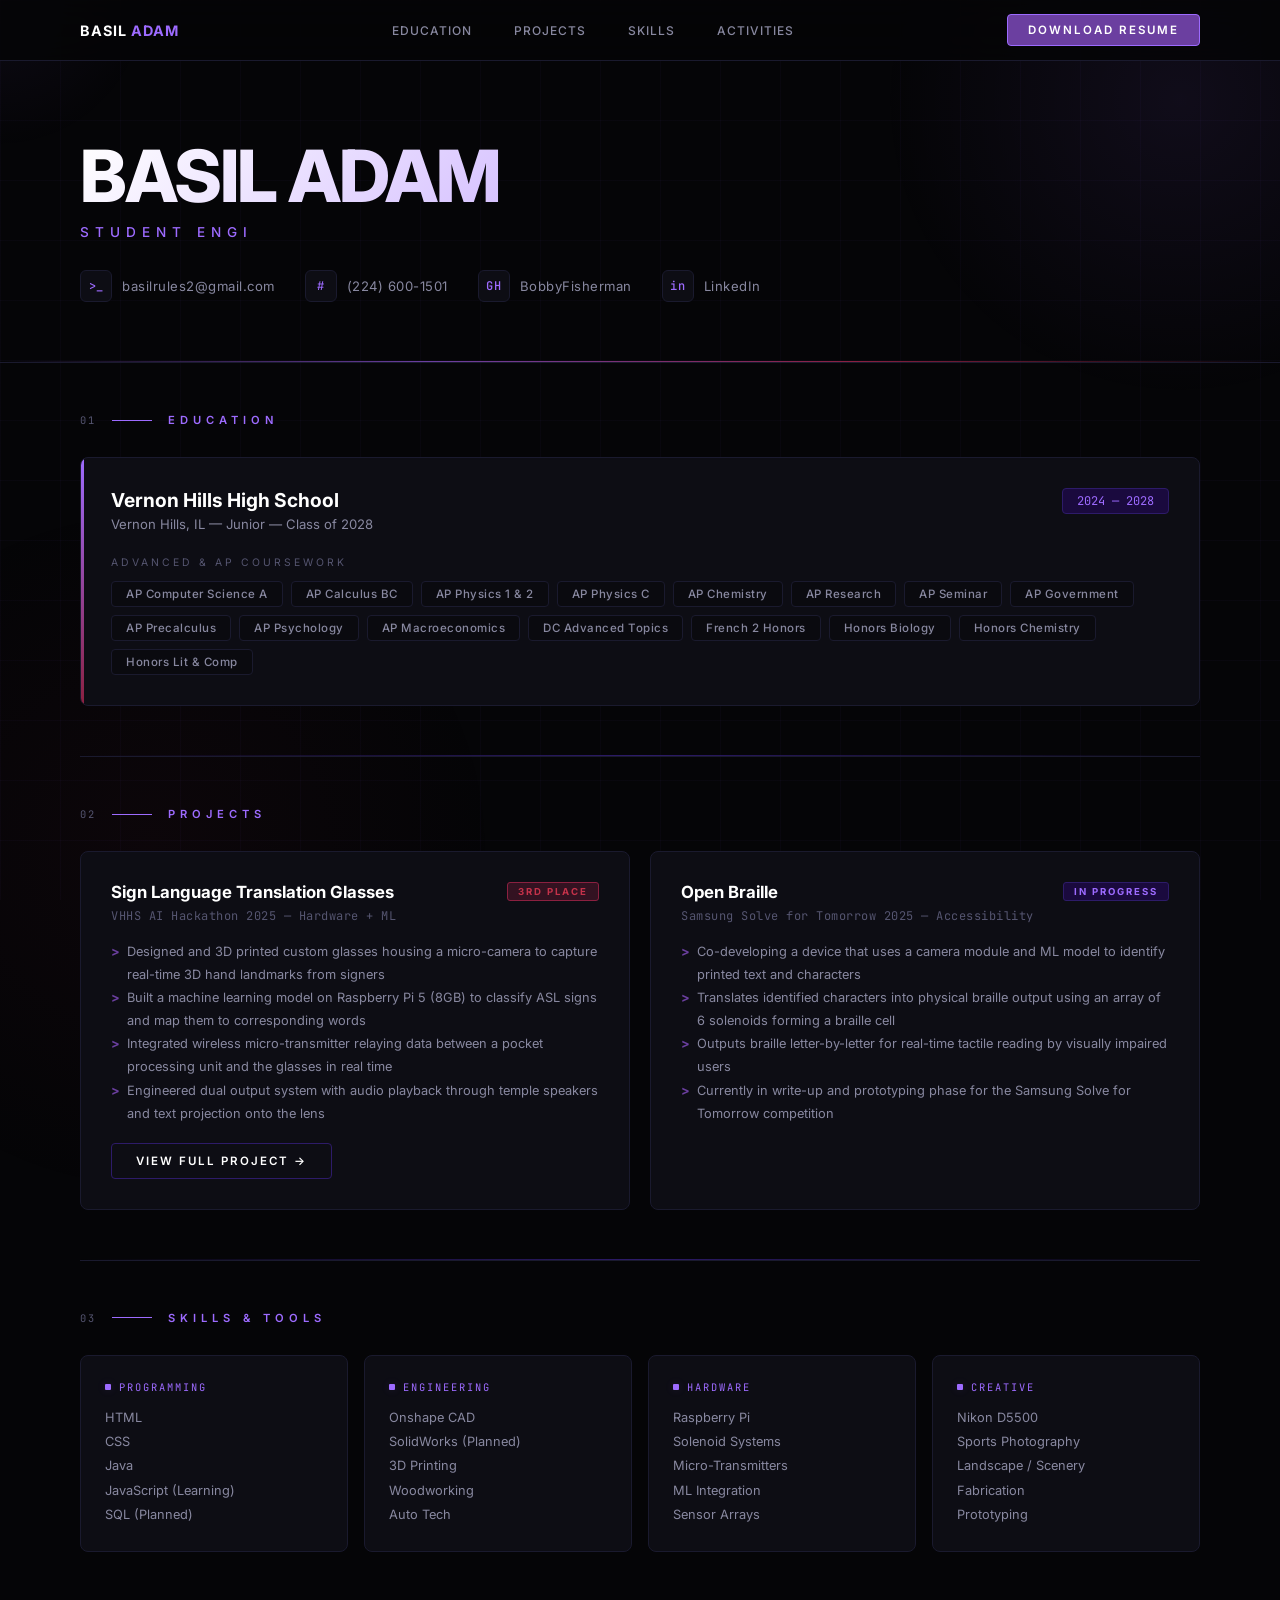
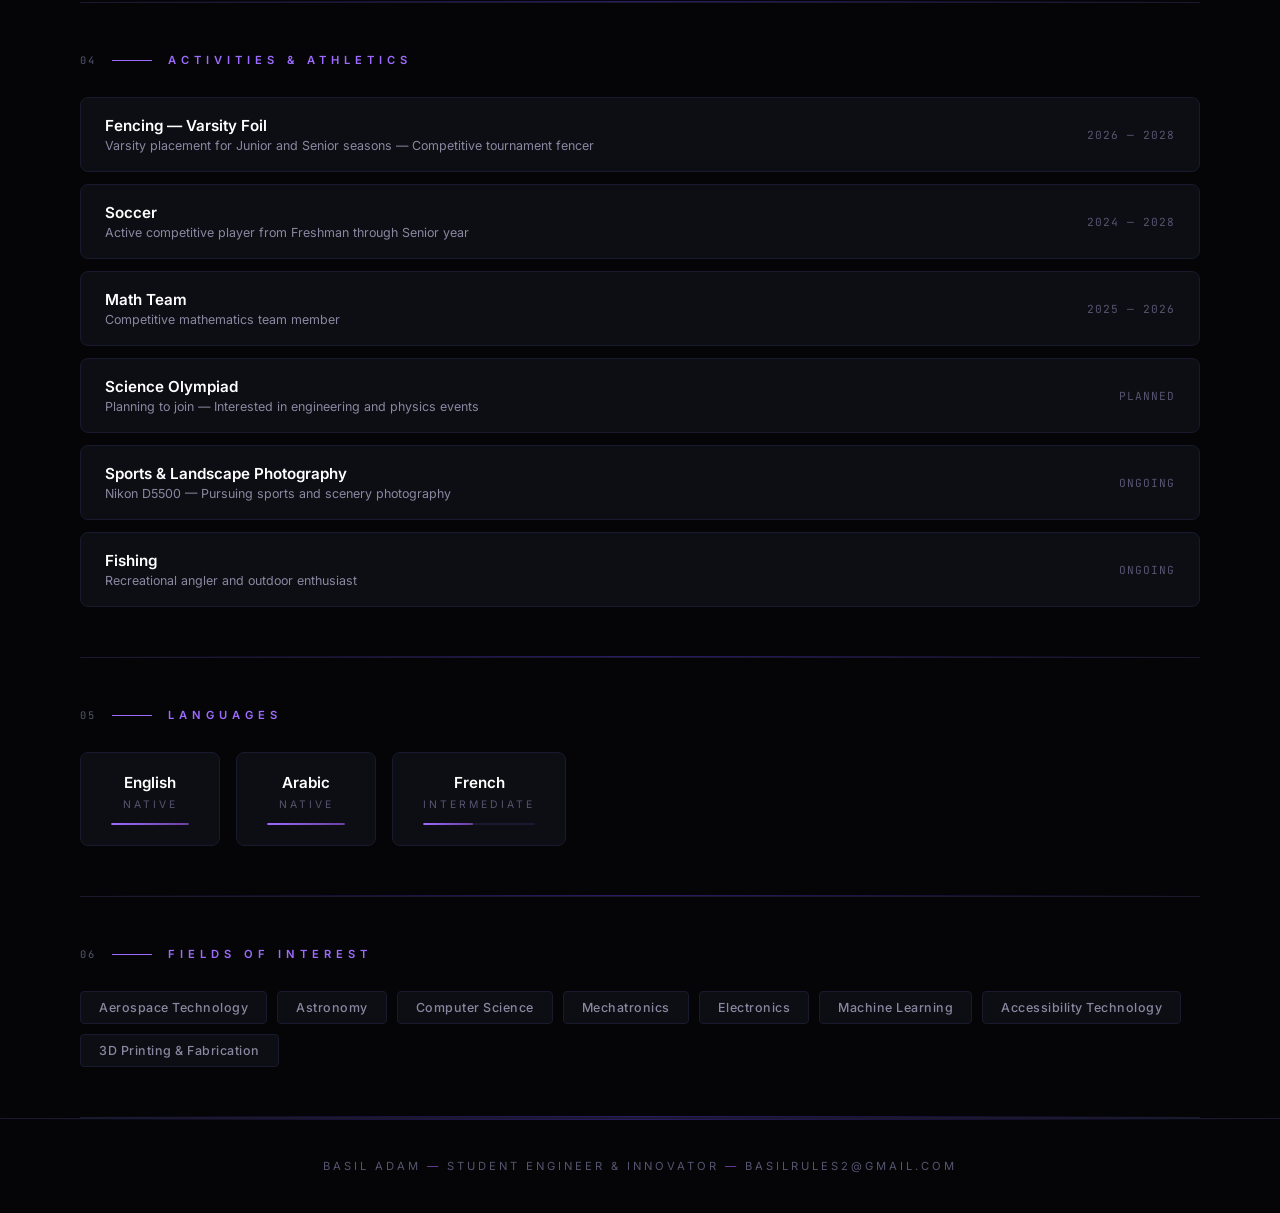
<file: index.html>
<!DOCTYPE html>
<html lang="en">
<head>
    <meta charset="UTF-8">
    <meta name="viewport" content="width=device-width, initial-scale=1.0">
    <title>Basil Adam - Resume</title>
    <link href="https://fonts.googleapis.com/css2?family=Inter:wght@300;400;500;600;700;800&family=JetBrains+Mono:wght@400;500&display=swap" rel="stylesheet">
    <link rel="stylesheet" href="./styles.css">
</head>
<body>

    <div class="ambient-glow-1"></div>
    <div class="ambient-glow-2"></div>
    <div class="cursor-glow" id="cursorGlow"></div>

    <!-- ═══════════════════ NAV ═══════════════════ -->
    <nav class="nav">
        <div class="nav-inner">
            <div class="nav-logo">BASIL <span>ADAM</span></div>
            <div class="nav-links">
                <a href="#education" class="nav-link">Education</a>
                <a href="#projects" class="nav-link">Projects</a>
                <a href="#skills" class="nav-link">Skills</a>
                <a href="#activities" class="nav-link">Activities</a>
            </div>
            <button class="nav-btn" id="downloadBtn">Download Resume</button>
        </div>
    </nav>

    <!-- ═══════════════════ SCREEN VERSION ═══════════════════ -->
    <div class="resume-page">

        <header class="header">
            <div class="header-content">
                <h1 class="name">BASIL ADAM</h1>
                <p class="tagline" id="tagline">Student Engineer & Innovator</p>
                <div class="contact-bar">
                    <a href="mailto:basilrules2@gmail.com" class="contact-item">
                        <span class="contact-icon">&gt;_</span>
                        basilrules2@gmail.com
                    </a>
                    <a href="tel:2246001501" class="contact-item">
                        <span class="contact-icon">#</span>
                        (224) 600-1501
                    </a>
                    <a href="https://github.com/BobbyFisherman" target="_blank" class="contact-item">
                        <span class="contact-icon">GH</span>
                        BobbyFisherman
                    </a>
                    <a href="https://www.linkedin.com/in/basil-adam-b751a03b7/" target="_blank" class="contact-item">
                        <span class="contact-icon">in</span>
                        LinkedIn
                    </a>
                </div>
            </div>
        </header>

        <div class="content">

            <!-- ═══════════════════ EDUCATION ═══════════════════ -->
            <section class="section" id="education">
                <div class="section-header">
                    <span class="section-number">01</span>
                    <div class="section-line"></div>
                    <h2 class="section-title">Education</h2>
                </div>
                <div class="edu-card">
                    <div class="edu-top">
                        <div>
                            <div class="school-name">Vernon Hills High School</div>
                            <div class="school-info">Vernon Hills, IL — Junior — Class of 2028</div>
                        </div>
                        <span class="school-date">2024 — 2028</span>
                    </div>
                    <div class="courses-label">Advanced & AP Coursework</div>
                    <div class="courses-grid">
                        <span class="course-tag">AP Computer Science A</span>
                        <span class="course-tag">AP Calculus BC</span>
                        <span class="course-tag">AP Physics 1 & 2</span>
                        <span class="course-tag">AP Physics C</span>
                        <span class="course-tag">AP Chemistry</span>
                        <span class="course-tag">AP Research</span>
                        <span class="course-tag">AP Seminar</span>
                        <span class="course-tag">AP Government</span>
                        <span class="course-tag">AP Precalculus</span>
                        <span class="course-tag">AP Psychology</span>
                        <span class="course-tag">AP Macroeconomics</span>
                        <span class="course-tag">DC Advanced Topics</span>
                        <span class="course-tag">French 2 Honors</span>
                        <span class="course-tag">Honors Biology</span>
                        <span class="course-tag">Honors Chemistry</span>
                        <span class="course-tag">Honors Lit & Comp</span>
                    </div>
                </div>
            </section>

            <!-- ═══════════════════ PROJECTS ═══════════════════ -->
            <section class="section" id="projects">
                <div class="section-header">
                    <span class="section-number">02</span>
                    <div class="section-line"></div>
                    <h2 class="section-title">Projects</h2>
                </div>
                <div class="projects-grid">
                    <div class="project-card">
                        <div class="project-top">
                            <span class="project-name">Sign Language Translation Glasses</span>
                            <span class="badge badge-award">3rd Place</span>
                        </div>
                        <div class="project-sub">VHHS AI Hackathon 2025 — Hardware + ML</div>
                        <ul>
                            <li>Designed and 3D printed custom glasses housing a micro-camera to capture real-time 3D hand landmarks from signers</li>
                            <li>Built a machine learning model on Raspberry Pi 5 (8GB) to classify ASL signs and map them to corresponding words</li>
                            <li>Integrated wireless micro-transmitter relaying data between a pocket processing unit and the glasses in real time</li>
                            <li>Engineered dual output system with audio playback through temple speakers and text projection onto the lens</li>
                        </ul>
                        <a href="./vision-voice/" style="display:inline-block;margin-top:18px;padding:10px 24px;font-size:0.72rem;color:#ffffff;background:#0d0d14;border:1px solid #2d1b69;border-radius:4px;letter-spacing:2px;text-transform:uppercase;font-weight:600;text-decoration:none;font-family:'Inter',sans-serif;transition:all 0.3s ease;" onmouseover="this.style.background='#1a0a3e';this.style.borderColor='#9d6bff';this.style.boxShadow='0 0 20px rgba(157,107,255,0.15)';this.style.color='#9d6bff'" onmouseout="this.style.background='#0d0d14';this.style.borderColor='#2d1b69';this.style.boxShadow='none';this.style.color='#ffffff'">View Full Project →</a>
                    </div>
                    <div class="project-card">
                        <div class="project-top">
                            <span class="project-name">Open Braille</span>
                            <span class="badge badge-progress">In Progress</span>
                        </div>
                        <div class="project-sub">Samsung Solve for Tomorrow 2025 — Accessibility</div>
                        <ul>
                            <li>Co-developing a device that uses a camera module and ML model to identify printed text and characters</li>
                            <li>Translates identified characters into physical braille output using an array of 6 solenoids forming a braille cell</li>
                            <li>Outputs braille letter-by-letter for real-time tactile reading by visually impaired users</li>
                            <li>Currently in write-up and prototyping phase for the Samsung Solve for Tomorrow competition</li>
                        </ul>
                    </div>
                </div>
            </section>

            <!-- ═══════════════════ SKILLS ═══════════════════ -->
            <section class="section" id="skills">
                <div class="section-header">
                    <span class="section-number">03</span>
                    <div class="section-line"></div>
                    <h2 class="section-title">Skills & Tools</h2>
                </div>
                <div class="skills-grid">
                    <div class="skill-card">
                        <div class="skill-icon">Programming</div>
                        <div class="skill-list">
                            HTML<br>CSS<br>Java<br>JavaScript (Learning)<br>SQL (Planned)
                        </div>
                    </div>
                    <div class="skill-card">
                        <div class="skill-icon">Engineering</div>
                        <div class="skill-list">
                            Onshape CAD<br>SolidWorks (Planned)<br>3D Printing<br>Woodworking<br>Auto Tech
                        </div>
                    </div>
                    <div class="skill-card">
                        <div class="skill-icon">Hardware</div>
                        <div class="skill-list">
                            Raspberry Pi<br>Solenoid Systems<br>Micro-Transmitters<br>ML Integration<br>Sensor Arrays
                        </div>
                    </div>
                    <div class="skill-card">
                        <div class="skill-icon">Creative</div>
                        <div class="skill-list">
                            Nikon D5500<br>Sports Photography<br>Landscape / Scenery<br>Fabrication<br>Prototyping
                        </div>
                    </div>
                </div>
            </section>

            <!-- ═══════════════════ ACTIVITIES ═══════════════════ -->
            <section class="section" id="activities">
                <div class="section-header">
                    <span class="section-number">04</span>
                    <div class="section-line"></div>
                    <h2 class="section-title">Activities & Athletics</h2>
                </div>
                <div class="activities-list">
                    <div class="activity-row">
                        <div class="activity-left">
                            <span class="activity-name">Fencing — Varsity Foil</span>
                            <span class="activity-desc">Varsity placement for Junior and Senior seasons — Competitive tournament fencer</span>
                        </div>
                        <span class="activity-date">2026 — 2028</span>
                    </div>
                    <div class="activity-row">
                        <div class="activity-left">
                            <span class="activity-name">Soccer</span>
                            <span class="activity-desc">Active competitive player from Freshman through Senior year</span>
                        </div>
                        <span class="activity-date">2024 — 2028</span>
                    </div>
                    <div class="activity-row">
                        <div class="activity-left">
                            <span class="activity-name">Math Team</span>
                            <span class="activity-desc">Competitive mathematics team member</span>
                        </div>
                        <span class="activity-date">2025 — 2026</span>
                    </div>
                    <div class="activity-row">
                        <div class="activity-left">
                            <span class="activity-name">Science Olympiad</span>
                            <span class="activity-desc">Planning to join — Interested in engineering and physics events</span>
                        </div>
                        <span class="activity-date">PLANNED</span>
                    </div>
                    <div class="activity-row">
                        <div class="activity-left">
                            <span class="activity-name">Sports & Landscape Photography</span>
                            <span class="activity-desc">Nikon D5500 — Pursuing sports and scenery photography</span>
                        </div>
                        <span class="activity-date">ONGOING</span>
                    </div>
                    <div class="activity-row">
                        <div class="activity-left">
                            <span class="activity-name">Fishing</span>
                            <span class="activity-desc">Recreational angler and outdoor enthusiast</span>
                        </div>
                        <span class="activity-date">ONGOING</span>
                    </div>
                </div>
            </section>

            <!-- ═══════════════════ LANGUAGES ═══════════════════ -->
            <section class="section" id="languages">
                <div class="section-header">
                    <span class="section-number">05</span>
                    <div class="section-line"></div>
                    <h2 class="section-title">Languages</h2>
                </div>
                <div class="lang-grid">
                    <div class="lang-card">
                        <div class="lang-name">English</div>
                        <div class="lang-level">Native</div>
                        <div class="lang-bar"><div class="lang-bar-fill" data-width="100"></div></div>
                    </div>
                    <div class="lang-card">
                        <div class="lang-name">Arabic</div>
                        <div class="lang-level">Native</div>
                        <div class="lang-bar"><div class="lang-bar-fill" data-width="100"></div></div>
                    </div>
                    <div class="lang-card">
                        <div class="lang-name">French</div>
                        <div class="lang-level">Intermediate</div>
                        <div class="lang-bar"><div class="lang-bar-fill" data-width="45"></div></div>
                    </div>
                </div>
            </section>

            <!-- ═══════════════════ INTERESTS ═══════════════════ -->
            <section class="section" id="interests">
                <div class="section-header">
                    <span class="section-number">06</span>
                    <div class="section-line"></div>
                    <h2 class="section-title">Fields of Interest</h2>
                </div>
                <div class="interests-grid">
                    <span class="interest-tag">Aerospace Technology</span>
                    <span class="interest-tag">Astronomy</span>
                    <span class="interest-tag">Computer Science</span>
                    <span class="interest-tag">Mechatronics</span>
                    <span class="interest-tag">Electronics</span>
                    <span class="interest-tag">Machine Learning</span>
                    <span class="interest-tag">Accessibility Technology</span>
                    <span class="interest-tag">3D Printing & Fabrication</span>
                </div>
            </section>

        </div>

        <footer class="footer">
            <p class="footer-text">
                Basil Adam <span>—</span> Student Engineer & Innovator <span>—</span> basilrules2@gmail.com
            </p>
        </footer>

    </div>

    <!-- ═══════════════════ PRINT RESUME VERSION ═══════════════════ -->
    <div class="print-resume">
        <div class="print-header">
            <div class="print-name">BASIL ADAM</div>
            <div class="print-tagline">Student Engineer & Innovator</div>
            <div class="print-contact">
                <span>basilrules2@gmail.com</span>
                <span>|</span>
                <span>(224) 600-1501</span>
                <span>|</span>
                <a href="https://github.com/BobbyFisherman">github.com/BobbyFisherman</a>
                <span>|</span>
                <a href="https://www.linkedin.com/in/basil-adam-b751a03b7/">LinkedIn</a>
            </div>
        </div>

        <div class="print-section">
            <div class="print-section-title">Education</div>
            <div class="print-edu-top">
                <div>
                    <div class="print-school">Vernon Hills High School</div>
                    <div class="print-school-info">Vernon Hills, IL — Junior — Class of 2028</div>
                </div>
                <div class="print-date">2024 — 2028</div>
            </div>
            <div class="print-courses">
                <strong>AP & Honors:</strong> AP Computer Science A, AP Calculus BC, AP Physics 1 & 2, AP Physics C, AP Chemistry, AP Research, AP Seminar, AP Government, AP Precalculus, AP Psychology, AP Macroeconomics, DC Advanced Topics, French 2 Honors, Honors Biology, Honors Chemistry, Honors Lit & Comp
            </div>
        </div>

        <div class="print-section">
            <div class="print-section-title">Projects</div>
            <div class="print-project">
                <div class="print-project-top">
                    <div class="print-project-name">Sign Language Translation Glasses</div>
                    <span class="print-badge print-badge-red">3rd Place</span>
                </div>
                <div class="print-project-sub">VHHS AI Hackathon 2025 — Hardware + Machine Learning</div>
                <ul>
                    <li>Designed and 3D printed custom glasses with micro-camera capturing real-time 3D hand landmarks</li>
                    <li>Built ML model on Raspberry Pi 5 (8GB) to classify ASL signs and map to words</li>
                    <li>Integrated wireless micro-transmitter relaying data between pocket unit and glasses</li>
                    <li>Dual output: audio via temple speakers and text projection onto lens display</li>
                </ul>
            </div>
            <div class="print-project">
                <div class="print-project-top">
                    <div class="print-project-name">Open Braille</div>
                    <span class="print-badge">In Progress</span>
                </div>
                <div class="print-project-sub">Samsung Solve for Tomorrow 2025 — Accessibility Technology</div>
                <ul>
                    <li>Co-developing device using camera module and ML model to identify printed text</li>
                    <li>Translates characters into braille using 6 solenoids forming a braille cell</li>
                    <li>Real-time letter-by-letter tactile output for visually impaired users</li>
                    <li>Currently in write-up and prototyping phase</li>
                </ul>
            </div>
        </div>

        <div class="print-section">
            <div class="print-section-title">Skills & Tools</div>
            <div class="print-skills-grid">
                <div>
                    <div class="print-skill-cat">Programming</div>
                    <div class="print-skill-items">HTML, CSS, Java<br>JavaScript (Learning)<br>SQL (Planned)</div>
                </div>
                <div>
                    <div class="print-skill-cat">Engineering</div>
                    <div class="print-skill-items">Onshape CAD<br>3D Printing<br>Woodworking, Auto Tech</div>
                </div>
                <div>
                    <div class="print-skill-cat">Hardware</div>
                    <div class="print-skill-items">Raspberry Pi<br>Solenoid Systems<br>Micro-Transmitters</div>
                </div>
                <div>
                    <div class="print-skill-cat">Creative</div>
                    <div class="print-skill-items">Nikon D5500<br>Sports Photography<br>Fabrication</div>
                </div>
            </div>
        </div>

        <div class="print-section">
            <div class="print-section-title">Activities & Athletics</div>
            <div class="print-activity">
                <div>
                    <div class="print-activity-name">Fencing — Varsity Foil</div>
                    <div class="print-activity-desc">Varsity placement — Competitive tournament fencer</div>
                </div>
                <div class="print-activity-date">2026 — 2028</div>
            </div>
            <div class="print-activity">
                <div>
                    <div class="print-activity-name">Soccer</div>
                    <div class="print-activity-desc">Competitive player, Freshman through Senior year</div>
                </div>
                <div class="print-activity-date">2024 — 2028</div>
            </div>
            <div class="print-activity">
                <div>
                    <div class="print-activity-name">Math Team</div>
                    <div class="print-activity-desc">Competitive mathematics team member</div>
                </div>
                <div class="print-activity-date">2025 — 2026</div>
            </div>
            <div class="print-activity">
                <div>
                    <div class="print-activity-name">Sports & Landscape Photography</div>
                    <div class="print-activity-desc">Nikon D5500 — Sports and scenery photography</div>
                </div>
                <div class="print-activity-date">Ongoing</div>
            </div>
        </div>

        <div class="print-section">
            <div class="print-section-title">Languages</div>
            <div class="print-lang-row">
                <div class="print-lang"><strong>English</strong> <span>— Native</span></div>
                <div class="print-lang"><strong>Arabic</strong> <span>— Native</span></div>
                <div class="print-lang"><strong>French</strong> <span>— Intermediate</span></div>
            </div>
        </div>

        <div class="print-section">
            <div class="print-section-title">Fields of Interest</div>
            <div class="print-interests">
                Aerospace Technology · Astronomy · Computer Science · Mechatronics · Electronics · Machine Learning · Accessibility Technology · 3D Printing & Fabrication
            </div>
        </div>
    </div>

    <script src="./script.js"></script>

</body>
</html>
</file>
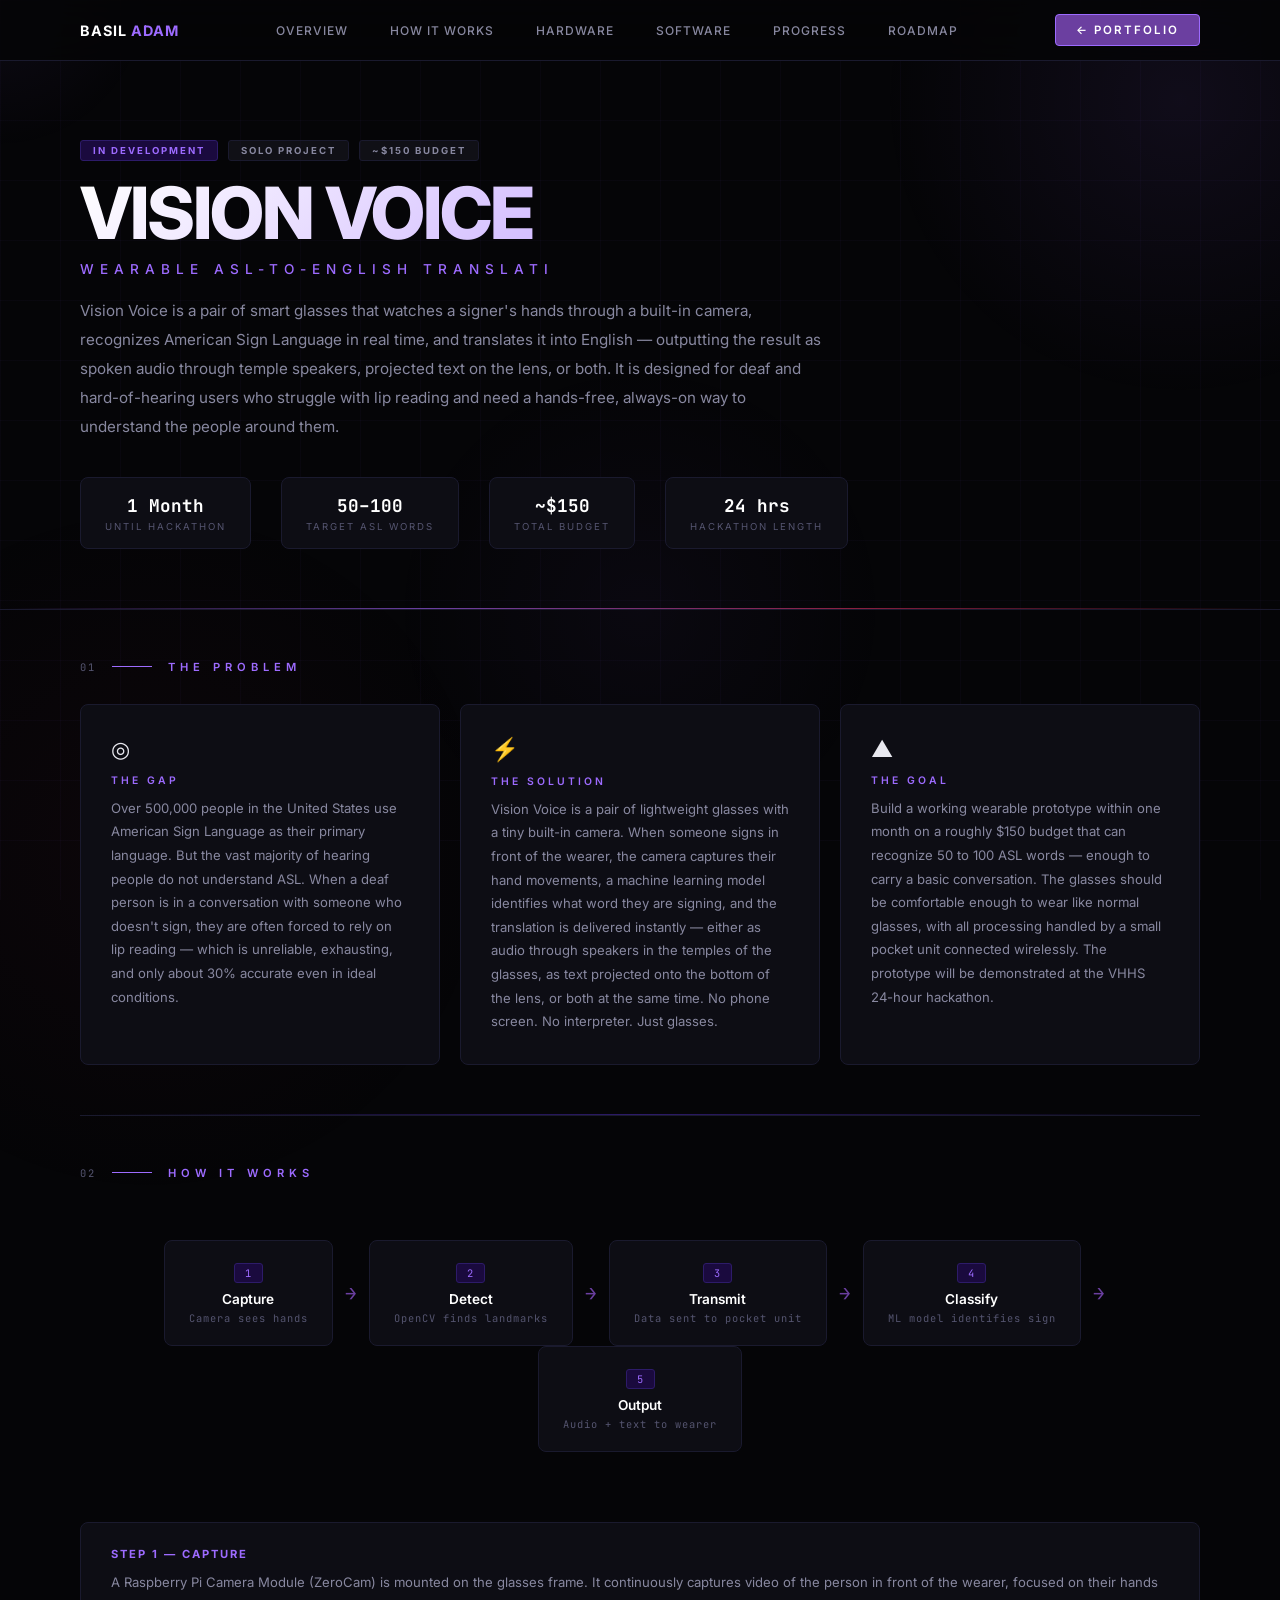
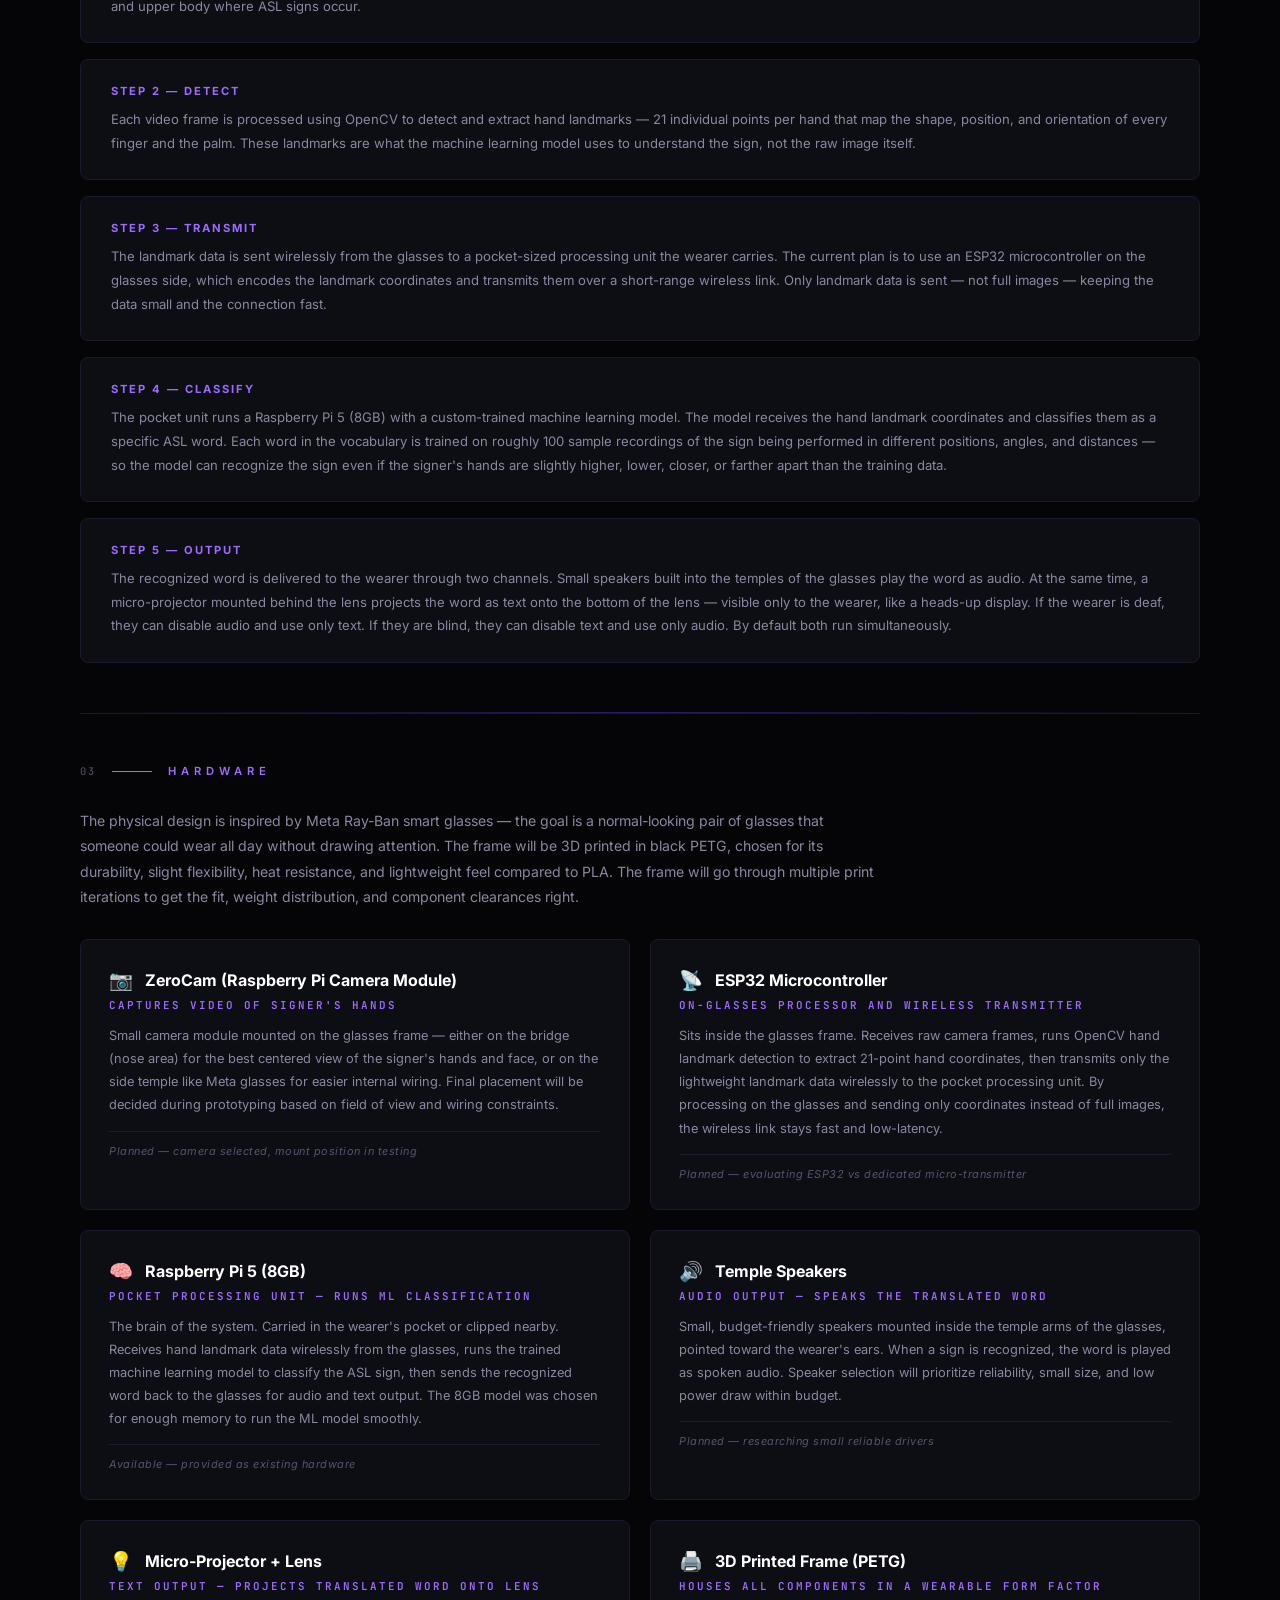
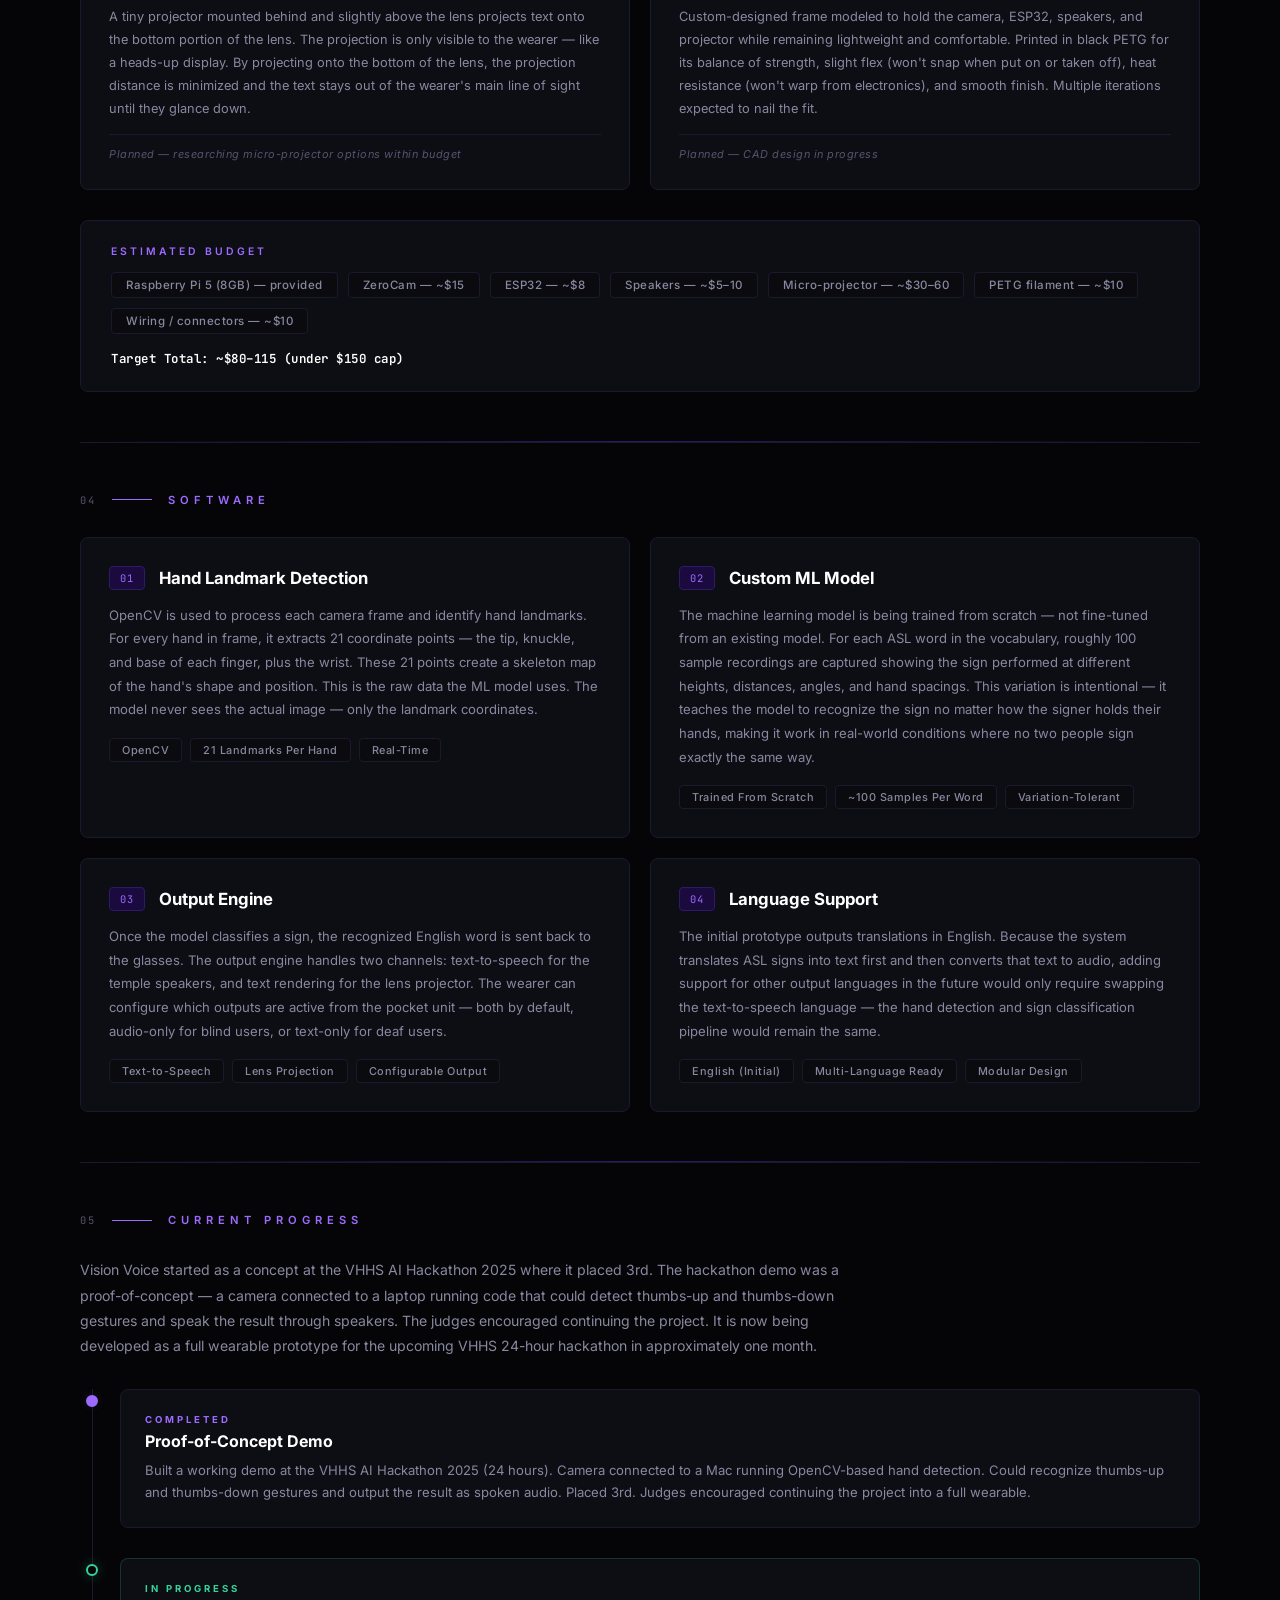
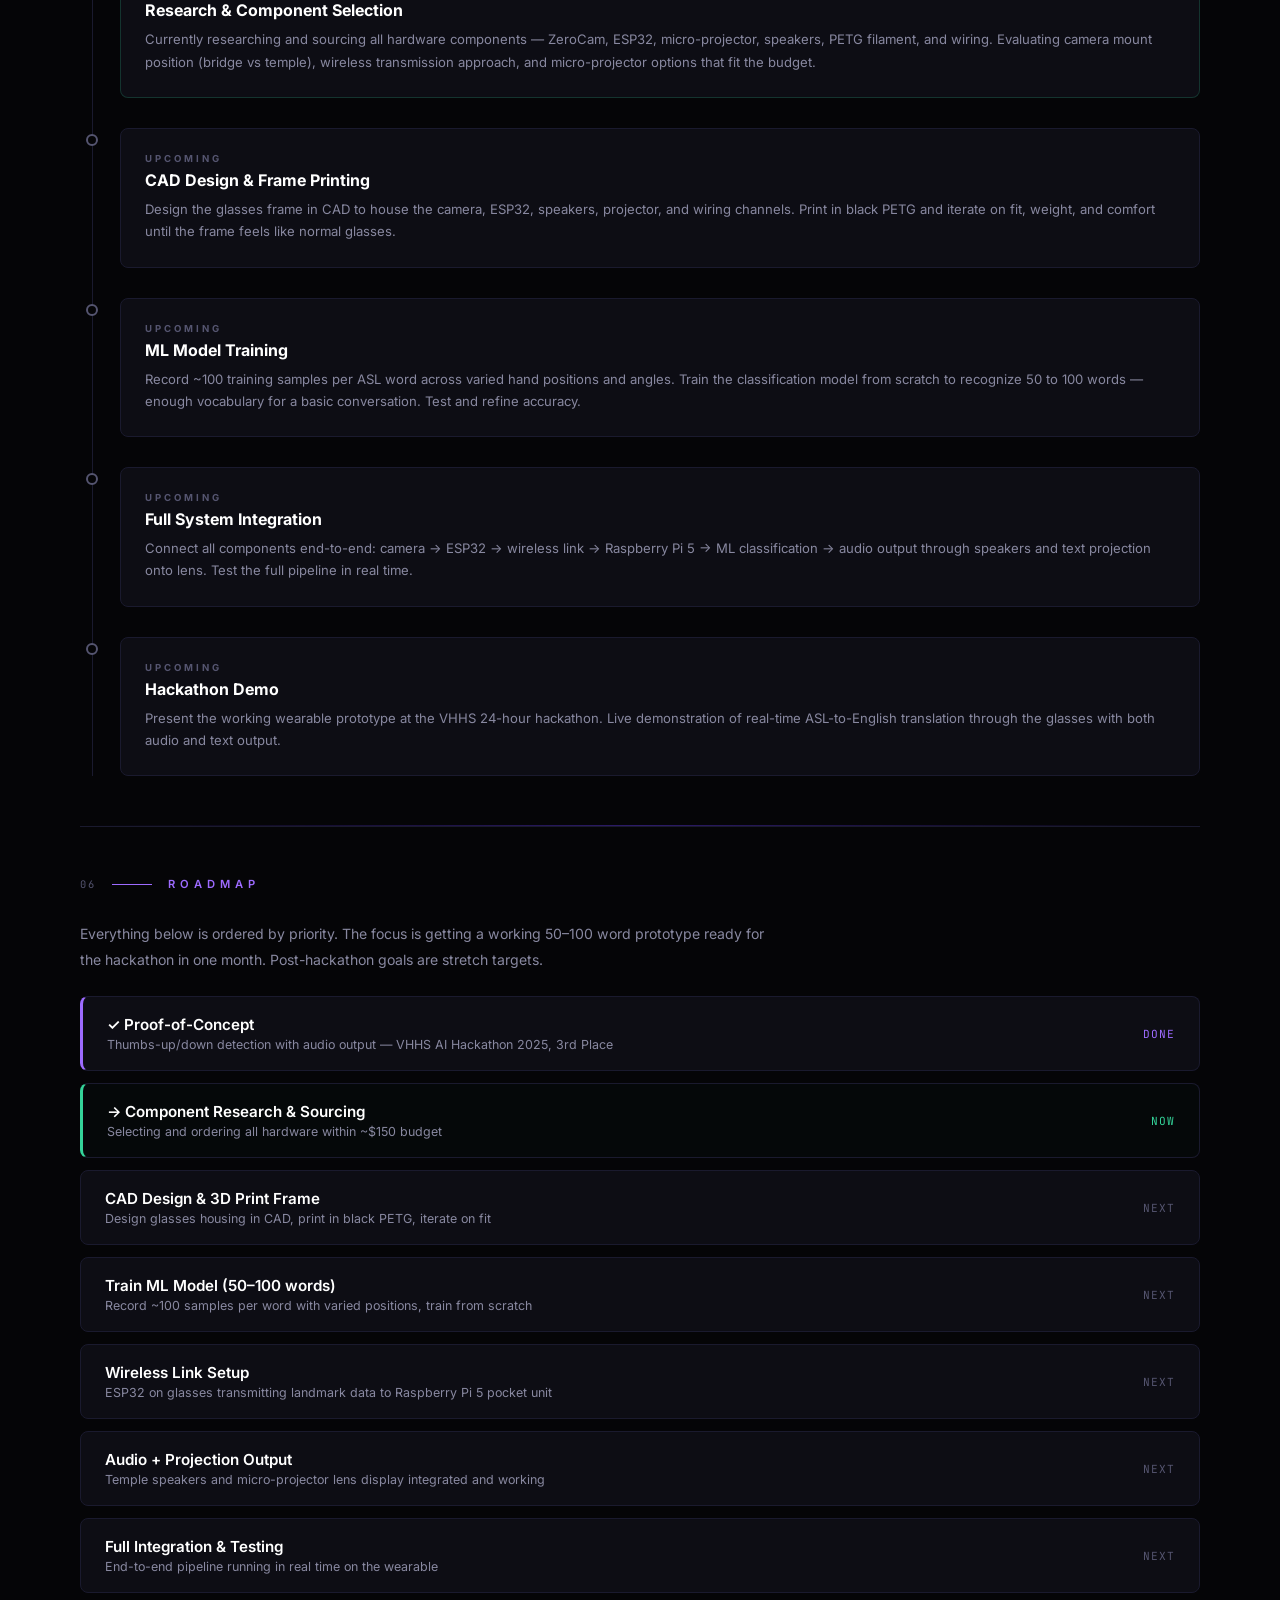
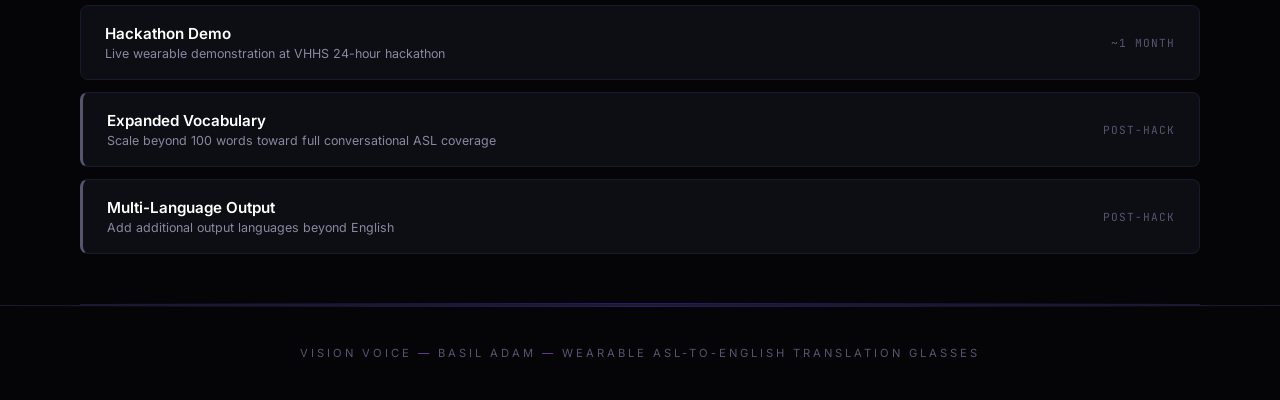
<file: vision-voice/index.html>
<!DOCTYPE html>
<html lang="en">
<head>
    <meta charset="UTF-8">
    <meta name="viewport" content="width=device-width, initial-scale=1.0">
    <title>Vision Voice — Basil Adam</title>
    <link href="https://fonts.googleapis.com/css2?family=Inter:wght@300;400;500;600;700;800&family=JetBrains+Mono:wght@400;500&display=swap" rel="stylesheet">
    <link rel="stylesheet" href="./styles.css">
</head>
<body>

    <div class="ambient-glow-1"></div>
    <div class="ambient-glow-2"></div>
    <div class="ambient-glow-3"></div>
    <div class="cursor-glow" id="cursorGlow"></div>

    <!-- ═══════════════════ NAV ═══════════════════ -->
    <nav class="nav">
        <div class="nav-inner">
            <a href="../" class="nav-logo">BASIL <span>ADAM</span></a>
            <div class="nav-links">
                <a href="#overview" class="nav-link">Overview</a>
                <a href="#how-it-works" class="nav-link">How It Works</a>
                <a href="#hardware" class="nav-link">Hardware</a>
                <a href="#software" class="nav-link">Software</a>
                <a href="#progress" class="nav-link">Progress</a>
                <a href="#roadmap" class="nav-link">Roadmap</a>
            </div>
            <a href="../" class="nav-btn">← Portfolio</a>
        </div>
    </nav>

    <!-- ═══════════════════ PAGE ═══════════════════ -->
    <div class="resume-page">

        <!-- ═══════════════════ HERO ═══════════════════ -->
        <header class="header">
            <div class="header-content">
                <div class="project-badge-row">
                    <span class="badge badge-progress">In Development</span>
                    <span class="badge badge-meta">Solo Project</span>
                    <span class="badge badge-meta">~$150 Budget</span>
                </div>
                <h1 class="name">VISION VOICE</h1>
                <p class="tagline" id="tagline">Wearable ASL-to-English Translation Glasses</p>
                <p class="hero-description">
                    Vision Voice is a pair of smart glasses that watches a signer's hands through a
                    built-in camera, recognizes American Sign Language in real time, and translates it
                    into English — outputting the result as spoken audio through temple speakers, projected
                    text on the lens, or both. It is designed for deaf and hard-of-hearing users who
                    struggle with lip reading and need a hands-free, always-on way to understand the
                    people around them.
                </p>
                <div class="hero-stats">
                    <div class="hero-stat">
                        <div class="hero-stat-value">1 Month</div>
                        <div class="hero-stat-label">Until Hackathon</div>
                    </div>
                    <div class="hero-stat">
                        <div class="hero-stat-value">50–100</div>
                        <div class="hero-stat-label">Target ASL Words</div>
                    </div>
                    <div class="hero-stat">
                        <div class="hero-stat-value">~$150</div>
                        <div class="hero-stat-label">Total Budget</div>
                    </div>
                    <div class="hero-stat">
                        <div class="hero-stat-value">24 hrs</div>
                        <div class="hero-stat-label">Hackathon Length</div>
                    </div>
                </div>
            </div>
        </header>

        <div class="content">

            <!-- ═══════════════════ OVERVIEW ═══════════════════ -->
            <section class="section" id="overview">
                <div class="section-header">
                    <span class="section-number">01</span>
                    <div class="section-line"></div>
                    <h2 class="section-title">The Problem</h2>
                </div>
                <div class="overview-grid">
                    <div class="overview-card">
                        <div class="overview-icon">◎</div>
                        <div class="overview-label">The Gap</div>
                        <div class="overview-text">
                            Over 500,000 people in the United States use American Sign Language as their
                            primary language. But the vast majority of hearing people do not understand ASL.
                            When a deaf person is in a conversation with someone who doesn't sign, they are
                            often forced to rely on lip reading — which is unreliable, exhausting, and only
                            about 30% accurate even in ideal conditions.
                        </div>
                    </div>
                    <div class="overview-card">
                        <div class="overview-icon">⚡</div>
                        <div class="overview-label">The Solution</div>
                        <div class="overview-text">
                            Vision Voice is a pair of lightweight glasses with a tiny built-in camera. When
                            someone signs in front of the wearer, the camera captures their hand movements,
                            a machine learning model identifies what word they are signing, and the translation
                            is delivered instantly — either as audio through speakers in the temples of the
                            glasses, as text projected onto the bottom of the lens, or both at the same time.
                            No phone screen. No interpreter. Just glasses.
                        </div>
                    </div>
                    <div class="overview-card">
                        <div class="overview-icon">▲</div>
                        <div class="overview-label">The Goal</div>
                        <div class="overview-text">
                            Build a working wearable prototype within one month on a roughly $150 budget
                            that can recognize 50 to 100 ASL words — enough to carry a basic conversation.
                            The glasses should be comfortable enough to wear like normal glasses, with all
                            processing handled by a small pocket unit connected wirelessly. The prototype
                            will be demonstrated at the VHHS 24-hour hackathon.
                        </div>
                    </div>
                </div>
            </section>

            <!-- ═══════════════════ HOW IT WORKS ═══════════════════ -->
            <section class="section" id="how-it-works">
                <div class="section-header">
                    <span class="section-number">02</span>
                    <div class="section-line"></div>
                    <h2 class="section-title">How It Works</h2>
                </div>

                <div class="pipeline">
                    <div class="pipeline-step">
                        <div class="pipeline-number">1</div>
                        <div class="pipeline-label">Capture</div>
                        <div class="pipeline-sub">Camera sees hands</div>
                    </div>
                    <div class="pipeline-arrow">→</div>
                    <div class="pipeline-step">
                        <div class="pipeline-number">2</div>
                        <div class="pipeline-label">Detect</div>
                        <div class="pipeline-sub">OpenCV finds landmarks</div>
                    </div>
                    <div class="pipeline-arrow">→</div>
                    <div class="pipeline-step">
                        <div class="pipeline-number">3</div>
                        <div class="pipeline-label">Transmit</div>
                        <div class="pipeline-sub">Data sent to pocket unit</div>
                    </div>
                    <div class="pipeline-arrow">→</div>
                    <div class="pipeline-step">
                        <div class="pipeline-number">4</div>
                        <div class="pipeline-label">Classify</div>
                        <div class="pipeline-sub">ML model identifies sign</div>
                    </div>
                    <div class="pipeline-arrow">→</div>
                    <div class="pipeline-step">
                        <div class="pipeline-number">5</div>
                        <div class="pipeline-label">Output</div>
                        <div class="pipeline-sub">Audio + text to wearer</div>
                    </div>
                </div>

                <div class="how-detail-grid">
                    <div class="how-detail-card">
                        <div class="how-detail-step">Step 1 — Capture</div>
                        <div class="how-detail-text">
                            A Raspberry Pi Camera Module (ZeroCam) is mounted on the glasses frame.
                            It continuously captures video of the person in front of the wearer,
                            focused on their hands and upper body where ASL signs occur.
                        </div>
                    </div>
                    <div class="how-detail-card">
                        <div class="how-detail-step">Step 2 — Detect</div>
                        <div class="how-detail-text">
                            Each video frame is processed using OpenCV to detect and extract hand
                            landmarks — 21 individual points per hand that map the shape, position,
                            and orientation of every finger and the palm. These landmarks are what the
                            machine learning model uses to understand the sign, not the raw image itself.
                        </div>
                    </div>
                    <div class="how-detail-card">
                        <div class="how-detail-step">Step 3 — Transmit</div>
                        <div class="how-detail-text">
                            The landmark data is sent wirelessly from the glasses to a pocket-sized
                            processing unit the wearer carries. The current plan is to use an ESP32
                            microcontroller on the glasses side, which encodes the landmark coordinates
                            and transmits them over a short-range wireless link. Only landmark data is
                            sent — not full images — keeping the data small and the connection fast.
                        </div>
                    </div>
                    <div class="how-detail-card">
                        <div class="how-detail-step">Step 4 — Classify</div>
                        <div class="how-detail-text">
                            The pocket unit runs a Raspberry Pi 5 (8GB) with a custom-trained machine
                            learning model. The model receives the hand landmark coordinates and classifies
                            them as a specific ASL word. Each word in the vocabulary is trained on roughly
                            100 sample recordings of the sign being performed in different positions, angles,
                            and distances — so the model can recognize the sign even if the signer's hands
                            are slightly higher, lower, closer, or farther apart than the training data.
                        </div>
                    </div>
                    <div class="how-detail-card">
                        <div class="how-detail-step">Step 5 — Output</div>
                        <div class="how-detail-text">
                            The recognized word is delivered to the wearer through two channels. Small
                            speakers built into the temples of the glasses play the word as audio. At the
                            same time, a micro-projector mounted behind the lens projects the word as text
                            onto the bottom of the lens — visible only to the wearer, like a heads-up display.
                            If the wearer is deaf, they can disable audio and use only text. If they are blind,
                            they can disable text and use only audio. By default both run simultaneously.
                        </div>
                    </div>
                </div>
            </section>

            <!-- ═══════════════════ HARDWARE ═══════════════════ -->
            <section class="section" id="hardware">
                <div class="section-header">
                    <span class="section-number">03</span>
                    <div class="section-line"></div>
                    <h2 class="section-title">Hardware</h2>
                </div>

                <div class="hw-intro">
                    The physical design is inspired by Meta Ray-Ban smart glasses — the goal is a
                    normal-looking pair of glasses that someone could wear all day without drawing
                    attention. The frame will be 3D printed in black PETG, chosen for its durability,
                    slight flexibility, heat resistance, and lightweight feel compared to PLA. The
                    frame will go through multiple print iterations to get the fit, weight distribution,
                    and component clearances right.
                </div>

                <div class="hw-grid">
                    <div class="hw-card">
                        <div class="hw-card-header">
                            <span class="hw-card-icon">📷</span>
                            <span class="hw-card-title">ZeroCam (Raspberry Pi Camera Module)</span>
                        </div>
                        <div class="hw-card-role">Captures video of signer's hands</div>
                        <div class="hw-card-text">
                            Small camera module mounted on the glasses frame — either on the bridge
                            (nose area) for the best centered view of the signer's hands and face, or
                            on the side temple like Meta glasses for easier internal wiring. Final
                            placement will be decided during prototyping based on field of view and
                            wiring constraints.
                        </div>
                        <div class="hw-card-status">Planned — camera selected, mount position in testing</div>
                    </div>
                    <div class="hw-card">
                        <div class="hw-card-header">
                            <span class="hw-card-icon">📡</span>
                            <span class="hw-card-title">ESP32 Microcontroller</span>
                        </div>
                        <div class="hw-card-role">On-glasses processor and wireless transmitter</div>
                        <div class="hw-card-text">
                            Sits inside the glasses frame. Receives raw camera frames, runs OpenCV
                            hand landmark detection to extract 21-point hand coordinates, then
                            transmits only the lightweight landmark data wirelessly to the pocket
                            processing unit. By processing on the glasses and sending only coordinates
                            instead of full images, the wireless link stays fast and low-latency.
                        </div>
                        <div class="hw-card-status">Planned — evaluating ESP32 vs dedicated micro-transmitter</div>
                    </div>
                    <div class="hw-card">
                        <div class="hw-card-header">
                            <span class="hw-card-icon">🧠</span>
                            <span class="hw-card-title">Raspberry Pi 5 (8GB)</span>
                        </div>
                        <div class="hw-card-role">Pocket processing unit — runs ML classification</div>
                        <div class="hw-card-text">
                            The brain of the system. Carried in the wearer's pocket or clipped nearby.
                            Receives hand landmark data wirelessly from the glasses, runs the trained
                            machine learning model to classify the ASL sign, then sends the recognized
                            word back to the glasses for audio and text output. The 8GB model was chosen
                            for enough memory to run the ML model smoothly.
                        </div>
                        <div class="hw-card-status">Available — provided as existing hardware</div>
                    </div>
                    <div class="hw-card">
                        <div class="hw-card-header">
                            <span class="hw-card-icon">🔊</span>
                            <span class="hw-card-title">Temple Speakers</span>
                        </div>
                        <div class="hw-card-role">Audio output — speaks the translated word</div>
                        <div class="hw-card-text">
                            Small, budget-friendly speakers mounted inside the temple arms of the
                            glasses, pointed toward the wearer's ears. When a sign is recognized, the
                            word is played as spoken audio. Speaker selection will prioritize
                            reliability, small size, and low power draw within budget.
                        </div>
                        <div class="hw-card-status">Planned — researching small reliable drivers</div>
                    </div>
                    <div class="hw-card">
                        <div class="hw-card-header">
                            <span class="hw-card-icon">💡</span>
                            <span class="hw-card-title">Micro-Projector + Lens</span>
                        </div>
                        <div class="hw-card-role">Text output — projects translated word onto lens</div>
                        <div class="hw-card-text">
                            A tiny projector mounted behind and slightly above the lens projects text
                            onto the bottom portion of the lens. The projection is only visible to the
                            wearer — like a heads-up display. By projecting onto the bottom of the lens,
                            the projection distance is minimized and the text stays out of the wearer's
                            main line of sight until they glance down.
                        </div>
                        <div class="hw-card-status">Planned — researching micro-projector options within budget</div>
                    </div>
                    <div class="hw-card">
                        <div class="hw-card-header">
                            <span class="hw-card-icon">🖨️</span>
                            <span class="hw-card-title">3D Printed Frame (PETG)</span>
                        </div>
                        <div class="hw-card-role">Houses all components in a wearable form factor</div>
                        <div class="hw-card-text">
                            Custom-designed frame modeled to hold the camera, ESP32, speakers, and
                            projector while remaining lightweight and comfortable. Printed in black
                            PETG for its balance of strength, slight flex (won't snap when put on or
                            taken off), heat resistance (won't warp from electronics), and smooth
                            finish. Multiple iterations expected to nail the fit.
                        </div>
                        <div class="hw-card-status">Planned — CAD design in progress</div>
                    </div>
                </div>

                <div class="budget-bar">
                    <div class="budget-label">Estimated Budget</div>
                    <div class="budget-breakdown">
                        <span class="budget-item">Raspberry Pi 5 (8GB) — provided</span>
                        <span class="budget-item">ZeroCam — ~$15</span>
                        <span class="budget-item">ESP32 — ~$8</span>
                        <span class="budget-item">Speakers — ~$5–10</span>
                        <span class="budget-item">Micro-projector — ~$30–60</span>
                        <span class="budget-item">PETG filament — ~$10</span>
                        <span class="budget-item">Wiring / connectors — ~$10</span>
                    </div>
                    <div class="budget-total">Target Total: ~$80–115 (under $150 cap)</div>
                </div>
            </section>

            <!-- ═══════════════════ SOFTWARE ═══════════════════ -->
            <section class="section" id="software">
                <div class="section-header">
                    <span class="section-number">04</span>
                    <div class="section-line"></div>
                    <h2 class="section-title">Software</h2>
                </div>

                <div class="sw-grid">
                    <div class="sw-card">
                        <div class="sw-card-header">
                            <span class="sw-card-number">01</span>
                            <span class="sw-card-title">Hand Landmark Detection</span>
                        </div>
                        <div class="sw-card-text">
                            OpenCV is used to process each camera frame and identify hand landmarks.
                            For every hand in frame, it extracts 21 coordinate points — the tip, knuckle,
                            and base of each finger, plus the wrist. These 21 points create a skeleton
                            map of the hand's shape and position. This is the raw data the ML model uses.
                            The model never sees the actual image — only the landmark coordinates.
                        </div>
                        <div class="sw-tags">
                            <span class="sw-tag">OpenCV</span>
                            <span class="sw-tag">21 Landmarks Per Hand</span>
                            <span class="sw-tag">Real-Time</span>
                        </div>
                    </div>
                    <div class="sw-card">
                        <div class="sw-card-header">
                            <span class="sw-card-number">02</span>
                            <span class="sw-card-title">Custom ML Model</span>
                        </div>
                        <div class="sw-card-text">
                            The machine learning model is being trained from scratch — not fine-tuned
                            from an existing model. For each ASL word in the vocabulary, roughly 100
                            sample recordings are captured showing the sign performed at different heights,
                            distances, angles, and hand spacings. This variation is intentional — it
                            teaches the model to recognize the sign no matter how the signer holds their
                            hands, making it work in real-world conditions where no two people sign
                            exactly the same way.
                        </div>
                        <div class="sw-tags">
                            <span class="sw-tag">Trained From Scratch</span>
                            <span class="sw-tag">~100 Samples Per Word</span>
                            <span class="sw-tag">Variation-Tolerant</span>
                        </div>
                    </div>
                    <div class="sw-card">
                        <div class="sw-card-header">
                            <span class="sw-card-number">03</span>
                            <span class="sw-card-title">Output Engine</span>
                        </div>
                        <div class="sw-card-text">
                            Once the model classifies a sign, the recognized English word is sent back
                            to the glasses. The output engine handles two channels: text-to-speech for
                            the temple speakers, and text rendering for the lens projector. The wearer
                            can configure which outputs are active from the pocket unit — both by default,
                            audio-only for blind users, or text-only for deaf users.
                        </div>
                        <div class="sw-tags">
                            <span class="sw-tag">Text-to-Speech</span>
                            <span class="sw-tag">Lens Projection</span>
                            <span class="sw-tag">Configurable Output</span>
                        </div>
                    </div>
                    <div class="sw-card">
                        <div class="sw-card-header">
                            <span class="sw-card-number">04</span>
                            <span class="sw-card-title">Language Support</span>
                        </div>
                        <div class="sw-card-text">
                            The initial prototype outputs translations in English. Because the system
                            translates ASL signs into text first and then converts that text to audio,
                            adding support for other output languages in the future would only require
                            swapping the text-to-speech language — the hand detection and sign
                            classification pipeline would remain the same.
                        </div>
                        <div class="sw-tags">
                            <span class="sw-tag">English (Initial)</span>
                            <span class="sw-tag">Multi-Language Ready</span>
                            <span class="sw-tag">Modular Design</span>
                        </div>
                    </div>
                </div>
            </section>

            <!-- ═══════════════════ PROGRESS ═══════════════════ -->
            <section class="section" id="progress">
                <div class="section-header">
                    <span class="section-number">05</span>
                    <div class="section-line"></div>
                    <h2 class="section-title">Current Progress</h2>
                </div>

                <div class="progress-context">
                    Vision Voice started as a concept at the VHHS AI Hackathon 2025 where it placed
                    3rd. The hackathon demo was a proof-of-concept — a camera connected to a laptop
                    running code that could detect thumbs-up and thumbs-down gestures and speak the
                    result through speakers. The judges encouraged continuing the project. It is now
                    being developed as a full wearable prototype for the upcoming VHHS 24-hour
                    hackathon in approximately one month.
                </div>

                <div class="timeline">
                    <div class="timeline-item completed">
                        <div class="timeline-marker"></div>
                        <div class="timeline-content">
                            <div class="timeline-status">Completed</div>
                            <div class="timeline-title">Proof-of-Concept Demo</div>
                            <div class="timeline-desc">
                                Built a working demo at the VHHS AI Hackathon 2025 (24 hours). Camera
                                connected to a Mac running OpenCV-based hand detection. Could recognize
                                thumbs-up and thumbs-down gestures and output the result as spoken audio.
                                Placed 3rd. Judges encouraged continuing the project into a full wearable.
                            </div>
                        </div>
                    </div>
                    <div class="timeline-item active">
                        <div class="timeline-marker"></div>
                        <div class="timeline-content">
                            <div class="timeline-status">In Progress</div>
                            <div class="timeline-title">Research & Component Selection</div>
                            <div class="timeline-desc">
                                Currently researching and sourcing all hardware components — ZeroCam,
                                ESP32, micro-projector, speakers, PETG filament, and wiring. Evaluating
                                camera mount position (bridge vs temple), wireless transmission approach,
                                and micro-projector options that fit the budget.
                            </div>
                        </div>
                    </div>
                    <div class="timeline-item upcoming">
                        <div class="timeline-marker"></div>
                        <div class="timeline-content">
                            <div class="timeline-status">Upcoming</div>
                            <div class="timeline-title">CAD Design & Frame Printing</div>
                            <div class="timeline-desc">
                                Design the glasses frame in CAD to house the camera, ESP32, speakers,
                                projector, and wiring channels. Print in black PETG and iterate on fit,
                                weight, and comfort until the frame feels like normal glasses.
                            </div>
                        </div>
                    </div>
                    <div class="timeline-item upcoming">
                        <div class="timeline-marker"></div>
                        <div class="timeline-content">
                            <div class="timeline-status">Upcoming</div>
                            <div class="timeline-title">ML Model Training</div>
                            <div class="timeline-desc">
                                Record ~100 training samples per ASL word across varied hand positions
                                and angles. Train the classification model from scratch to recognize 50
                                to 100 words — enough vocabulary for a basic conversation. Test and
                                refine accuracy.
                            </div>
                        </div>
                    </div>
                    <div class="timeline-item upcoming">
                        <div class="timeline-marker"></div>
                        <div class="timeline-content">
                            <div class="timeline-status">Upcoming</div>
                            <div class="timeline-title">Full System Integration</div>
                            <div class="timeline-desc">
                                Connect all components end-to-end: camera → ESP32 → wireless link →
                                Raspberry Pi 5 → ML classification → audio output through speakers and
                                text projection onto lens. Test the full pipeline in real time.
                            </div>
                        </div>
                    </div>
                    <div class="timeline-item upcoming">
                        <div class="timeline-marker"></div>
                        <div class="timeline-content">
                            <div class="timeline-status">Upcoming</div>
                            <div class="timeline-title">Hackathon Demo</div>
                            <div class="timeline-desc">
                                Present the working wearable prototype at the VHHS 24-hour hackathon.
                                Live demonstration of real-time ASL-to-English translation through the
                                glasses with both audio and text output.
                            </div>
                        </div>
                    </div>
                </div>
            </section>

            <!-- ═══════════════════ ROADMAP ═══════════════════ -->
            <section class="section" id="roadmap">
                <div class="section-header">
                    <span class="section-number">06</span>
                    <div class="section-line"></div>
                    <h2 class="section-title">Roadmap</h2>
                </div>

                <div class="roadmap-context">
                    Everything below is ordered by priority. The focus is getting a working 50–100 word
                    prototype ready for the hackathon in one month. Post-hackathon goals are stretch targets.
                </div>

                <div class="activities-list">
                    <div class="activity-row roadmap-done">
                        <div class="activity-left">
                            <span class="activity-name">✓ Proof-of-Concept</span>
                            <span class="activity-desc">Thumbs-up/down detection with audio output — VHHS AI Hackathon 2025, 3rd Place</span>
                        </div>
                        <span class="activity-date">DONE</span>
                    </div>
                    <div class="activity-row roadmap-active">
                        <div class="activity-left">
                            <span class="activity-name">→ Component Research & Sourcing</span>
                            <span class="activity-desc">Selecting and ordering all hardware within ~$150 budget</span>
                        </div>
                        <span class="activity-date">NOW</span>
                    </div>
                    <div class="activity-row">
                        <div class="activity-left">
                            <span class="activity-name">CAD Design & 3D Print Frame</span>
                            <span class="activity-desc">Design glasses housing in CAD, print in black PETG, iterate on fit</span>
                        </div>
                        <span class="activity-date">NEXT</span>
                    </div>
                    <div class="activity-row">
                        <div class="activity-left">
                            <span class="activity-name">Train ML Model (50–100 words)</span>
                            <span class="activity-desc">Record ~100 samples per word with varied positions, train from scratch</span>
                        </div>
                        <span class="activity-date">NEXT</span>
                    </div>
                    <div class="activity-row">
                        <div class="activity-left">
                            <span class="activity-name">Wireless Link Setup</span>
                            <span class="activity-desc">ESP32 on glasses transmitting landmark data to Raspberry Pi 5 pocket unit</span>
                        </div>
                        <span class="activity-date">NEXT</span>
                    </div>
                    <div class="activity-row">
                        <div class="activity-left">
                            <span class="activity-name">Audio + Projection Output</span>
                            <span class="activity-desc">Temple speakers and micro-projector lens display integrated and working</span>
                        </div>
                        <span class="activity-date">NEXT</span>
                    </div>
                    <div class="activity-row">
                        <div class="activity-left">
                            <span class="activity-name">Full Integration & Testing</span>
                            <span class="activity-desc">End-to-end pipeline running in real time on the wearable</span>
                        </div>
                        <span class="activity-date">NEXT</span>
                    </div>
                    <div class="activity-row">
                        <div class="activity-left">
                            <span class="activity-name">Hackathon Demo</span>
                            <span class="activity-desc">Live wearable demonstration at VHHS 24-hour hackathon</span>
                        </div>
                        <span class="activity-date">~1 MONTH</span>
                    </div>
                    <div class="activity-row roadmap-future">
                        <div class="activity-left">
                            <span class="activity-name">Expanded Vocabulary</span>
                            <span class="activity-desc">Scale beyond 100 words toward full conversational ASL coverage</span>
                        </div>
                        <span class="activity-date">POST-HACK</span>
                    </div>
                    <div class="activity-row roadmap-future">
                        <div class="activity-left">
                            <span class="activity-name">Multi-Language Output</span>
                            <span class="activity-desc">Add additional output languages beyond English</span>
                        </div>
                        <span class="activity-date">POST-HACK</span>
                    </div>
                </div>
            </section>

        </div>

        <footer class="footer">
            <p class="footer-text">
                Vision Voice <span>—</span> Basil Adam <span>—</span> Wearable ASL-to-English Translation Glasses
            </p>
        </footer>

    </div>

    <script src="./script.js"></script>

</body>
</html>
</file>
<file: styles.css>
/* ══════════════════════════════════════════
   BASIL ADAM - RESUME STYLES
   ══════════════════════════════════════════ */

* {
    margin: 0;
    padding: 0;
    box-sizing: border-box;
}

:root {
    --bg-primary: #050507;
    --bg-secondary: #0a0a0f;
    --bg-card: #0d0d14;
    --bg-card-hover: #111119;
    --border: #1a1a2e;
    --border-glow: #2d1b69;
    --purple-deep: #1a0a3e;
    --purple-mid: #6b3fa0;
    --purple-bright: #9d6bff;
    --purple-glow: rgba(157, 107, 255, 0.15);
    --red-accent: #8b2040;
    --red-bright: #c4324a;
    --text-primary: #e8e8ef;
    --text-secondary: #8888a0;
    --text-muted: #555570;
    --white: #ffffff;
}

html {
    scroll-behavior: smooth;
}

body {
    background-color: var(--bg-primary);
    color: var(--text-primary);
    font-family: 'Inter', sans-serif;
    min-height: 100vh;
    overflow-x: hidden;
}

/* ── BACKGROUND GRID ── */
body::before {
    content: '';
    position: fixed;
    top: 0;
    left: 0;
    width: 100%;
    height: 100%;
    background-image:
        linear-gradient(rgba(157, 107, 255, 0.03) 1px, transparent 1px),
        linear-gradient(90deg, rgba(157, 107, 255, 0.03) 1px, transparent 1px);
    background-size: 60px 60px;
    z-index: 0;
    pointer-events: none;
}

/* ── AMBIENT GLOWS ── */
.ambient-glow-1 {
    position: fixed;
    top: -200px;
    right: -200px;
    width: 600px;
    height: 600px;
    background: radial-gradient(circle, rgba(157, 107, 255, 0.08), transparent 70%);
    border-radius: 50%;
    z-index: 0;
    pointer-events: none;
}

.ambient-glow-2 {
    position: fixed;
    bottom: -300px;
    left: -200px;
    width: 700px;
    height: 700px;
    background: radial-gradient(circle, rgba(139, 32, 64, 0.06), transparent 70%);
    border-radius: 50%;
    z-index: 0;
    pointer-events: none;
}

/* ── CURSOR GLOW ── */
.cursor-glow {
    position: fixed;
    width: 300px;
    height: 300px;
    background: radial-gradient(circle, rgba(157, 107, 255, 0.06), transparent 70%);
    border-radius: 50%;
    pointer-events: none;
    z-index: 0;
    transform: translate(-50%, -50%);
    transition: all 0.15s ease;
}

/* ══════════════════════════════════════════
   NAV BAR
   ══════════════════════════════════════════ */
.nav {
    position: fixed;
    top: 0;
    left: 0;
    width: 100%;
    z-index: 100;
    background: rgba(5, 5, 7, 0.85);
    backdrop-filter: blur(20px);
    border-bottom: 1px solid var(--border);
    padding: 0 80px;
    transition: all 0.3s ease;
}

.nav-inner {
    max-width: 1400px;
    margin: 0 auto;
    display: flex;
    justify-content: space-between;
    align-items: center;
    height: 60px;
}

.nav-logo {
    font-weight: 700;
    font-size: 0.9rem;
    color: var(--white);
    letter-spacing: 1px;
}

.nav-logo span {
    color: var(--purple-bright);
}

.nav-links {
    display: flex;
    gap: 8px;
}

.nav-link {
    padding: 8px 16px;
    font-size: 0.75rem;
    color: var(--text-secondary);
    text-decoration: none;
    border-radius: 4px;
    letter-spacing: 1px;
    text-transform: uppercase;
    font-weight: 500;
    transition: all 0.3s ease;
    border: 1px solid transparent;
}

.nav-link:hover {
    color: var(--purple-bright);
    border-color: var(--border-glow);
    background: rgba(157, 107, 255, 0.05);
}

.nav-link.active {
    color: var(--purple-bright);
    background: var(--purple-deep);
    border-color: var(--border-glow);
}

.nav-btn {
    padding: 8px 20px;
    font-size: 0.72rem;
    color: var(--white);
    background: var(--purple-mid);
    border: 1px solid var(--purple-bright);
    border-radius: 4px;
    letter-spacing: 2px;
    text-transform: uppercase;
    font-weight: 600;
    cursor: pointer;
    transition: all 0.3s ease;
    text-decoration: none;
    font-family: 'Inter', sans-serif;
}

.nav-btn:hover {
    background: var(--purple-bright);
    box-shadow: 0 0 20px var(--purple-glow);
}

/* ══════════════════════════════════════════
   MAIN CONTAINER
   ══════════════════════════════════════════ */
.resume-page {
    position: relative;
    z-index: 1;
    width: 100%;
    min-height: 100vh;
    padding-top: 60px;
}

/* ══════════════════════════════════════════
   HEADER
   ══════════════════════════════════════════ */
.header {
    width: 100%;
    padding: 80px 80px 60px 80px;
    border-bottom: 1px solid var(--border);
    position: relative;
    overflow: hidden;
}

.header::after {
    content: '';
    position: absolute;
    bottom: 0;
    left: 0;
    width: 100%;
    height: 1px;
    background: linear-gradient(90deg, transparent, var(--purple-mid), var(--red-accent), transparent);
}

.header-content {
    max-width: 1400px;
    margin: 0 auto;
}

.name {
    font-size: 4.5rem;
    font-weight: 800;
    letter-spacing: -2px;
    line-height: 1;
    background: linear-gradient(135deg, var(--white) 0%, var(--purple-bright) 100%);
    -webkit-background-clip: text;
    -webkit-text-fill-color: transparent;
    background-clip: text;
    opacity: 0;
    transform: translateY(30px);
    animation: fadeUp 0.8s ease forwards;
}

.tagline {
    font-size: 0.85rem;
    letter-spacing: 6px;
    text-transform: uppercase;
    color: var(--purple-bright);
    margin-top: 12px;
    font-weight: 500;
    opacity: 0;
    transform: translateY(20px);
    animation: fadeUp 0.8s ease 0.2s forwards;
    min-height: 1.2em;
}

.contact-bar {
    display: flex;
    flex-wrap: wrap;
    gap: 30px;
    margin-top: 30px;
    opacity: 0;
    transform: translateY(20px);
    animation: fadeUp 0.8s ease 0.4s forwards;
}

.contact-item {
    display: flex;
    align-items: center;
    gap: 10px;
    text-decoration: none;
    color: var(--text-secondary);
    font-size: 0.82rem;
    font-weight: 400;
    transition: all 0.3s ease;
    letter-spacing: 0.5px;
}

.contact-item:hover {
    color: var(--purple-bright);
}

.contact-icon {
    width: 32px;
    height: 32px;
    border: 1px solid var(--border);
    border-radius: 6px;
    display: flex;
    align-items: center;
    justify-content: center;
    font-size: 0.75rem;
    color: var(--purple-bright);
    background: var(--bg-card);
    transition: all 0.3s ease;
    font-family: 'JetBrains Mono', monospace;
    font-weight: 500;
}

.contact-item:hover .contact-icon {
    border-color: var(--purple-mid);
    box-shadow: 0 0 15px var(--purple-glow);
    background: var(--purple-deep);
}

/* ══════════════════════════════════════════
   SECTION LAYOUT
   ══════════════════════════════════════════ */
.content {
    max-width: 1400px;
    margin: 0 auto;
    padding: 0 80px;
}

.section {
    padding: 50px 0;
    border-bottom: 1px solid var(--border);
    position: relative;
    opacity: 0;
    transform: translateY(40px);
    transition: all 0.6s ease;
}

.section.visible {
    opacity: 1;
    transform: translateY(0);
}

.section::after {
    content: '';
    position: absolute;
    bottom: 0;
    left: 0;
    width: 100%;
    height: 1px;
    background: linear-gradient(90deg, transparent, var(--border-glow), transparent);
}

.section-header {
    display: flex;
    align-items: center;
    gap: 16px;
    margin-bottom: 30px;
}

.section-line {
    width: 40px;
    height: 1px;
    background: var(--purple-bright);
}

.section-title {
    font-size: 0.7rem;
    letter-spacing: 5px;
    text-transform: uppercase;
    color: var(--purple-bright);
    font-weight: 600;
}

.section-number {
    font-family: 'JetBrains Mono', monospace;
    font-size: 0.65rem;
    color: var(--text-muted);
    letter-spacing: 2px;
}

/* ══════════════════════════════════════════
   EDUCATION
   ══════════════════════════════════════════ */
.edu-card {
    background: var(--bg-card);
    border: 1px solid var(--border);
    border-radius: 8px;
    padding: 30px;
    position: relative;
    overflow: hidden;
    transition: all 0.3s ease;
}

.edu-card:hover {
    border-color: var(--border-glow);
    box-shadow: 0 4px 30px rgba(157, 107, 255, 0.05);
    background: var(--bg-card-hover);
}

.edu-card::before {
    content: '';
    position: absolute;
    top: 0;
    left: 0;
    width: 3px;
    height: 100%;
    background: linear-gradient(180deg, var(--purple-bright), var(--red-accent));
}

.edu-top {
    display: flex;
    justify-content: space-between;
    align-items: flex-start;
}

.school-name {
    font-size: 1.2rem;
    font-weight: 700;
    color: var(--white);
}

.school-info {
    font-size: 0.82rem;
    color: var(--text-secondary);
    margin-top: 4px;
}

.school-date {
    font-family: 'JetBrains Mono', monospace;
    font-size: 0.75rem;
    color: var(--purple-bright);
    background: var(--purple-deep);
    padding: 4px 14px;
    border-radius: 4px;
    border: 1px solid var(--border-glow);
}

.courses-label {
    font-size: 0.65rem;
    letter-spacing: 3px;
    text-transform: uppercase;
    color: var(--text-muted);
    margin-top: 24px;
    margin-bottom: 12px;
}

.courses-grid {
    display: flex;
    flex-wrap: wrap;
    gap: 8px;
}

.course-tag {
    background: var(--bg-secondary);
    border: 1px solid var(--border);
    color: var(--text-secondary);
    font-size: 0.72rem;
    padding: 5px 14px;
    border-radius: 4px;
    font-weight: 500;
    letter-spacing: 0.5px;
    transition: all 0.3s ease;
}

.course-tag:hover {
    border-color: var(--purple-mid);
    color: var(--purple-bright);
    background: var(--purple-deep);
    box-shadow: 0 0 12px rgba(157, 107, 255, 0.1);
}

/* ══════════════════════════════════════════
   PROJECTS
   ══════════════════════════════════════════ */
.projects-grid {
    display: grid;
    grid-template-columns: repeat(2, 1fr);
    gap: 20px;
}

.project-card {
    background: var(--bg-card);
    border: 1px solid var(--border);
    border-radius: 8px;
    padding: 30px;
    position: relative;
    overflow: hidden;
    transition: all 0.4s ease;
}

.project-card:hover {
    border-color: var(--border-glow);
    box-shadow: 0 8px 40px rgba(157, 107, 255, 0.08);
    background: var(--bg-card-hover);
}

.project-card::before {
    content: '';
    position: absolute;
    top: 0;
    left: 0;
    width: 100%;
    height: 2px;
    background: linear-gradient(90deg, var(--purple-bright), transparent);
    opacity: 0;
    transition: opacity 0.3s ease;
}

.project-card:hover::before {
    opacity: 1;
}

.project-top {
    display: flex;
    justify-content: space-between;
    align-items: flex-start;
    margin-bottom: 6px;
}

.project-name {
    font-size: 1.05rem;
    font-weight: 700;
    color: var(--white);
}

.badge {
    font-size: 0.6rem;
    padding: 3px 10px;
    border-radius: 3px;
    letter-spacing: 2px;
    text-transform: uppercase;
    font-weight: 700;
    white-space: nowrap;
}

.badge-award {
    background: rgba(139, 32, 64, 0.3);
    color: var(--red-bright);
    border: 1px solid var(--red-accent);
}

.badge-progress {
    background: var(--purple-deep);
    color: var(--purple-bright);
    border: 1px solid var(--border-glow);
}

.project-sub {
    font-size: 0.75rem;
    color: var(--text-muted);
    margin-bottom: 16px;
    font-family: 'JetBrains Mono', monospace;
    letter-spacing: 0.5px;
}

.project-card ul {
    list-style: none;
    padding: 0;
}

.project-card ul li {
    font-size: 0.8rem;
    color: var(--text-secondary);
    line-height: 1.8;
    padding-left: 16px;
    position: relative;
}

.project-card ul li::before {
    content: '>';
    position: absolute;
    left: 0;
    color: var(--purple-mid);
    font-weight: 700;
}

/* ══════════════════════════════════════════
   SKILLS
   ══════════════════════════════════════════ */
.skills-grid {
    display: grid;
    grid-template-columns: repeat(4, 1fr);
    gap: 16px;
}

.skill-card {
    background: var(--bg-card);
    border: 1px solid var(--border);
    border-radius: 8px;
    padding: 24px;
    transition: all 0.3s ease;
    position: relative;
    overflow: hidden;
}

.skill-card:hover {
    border-color: var(--border-glow);
    box-shadow: 0 4px 25px rgba(157, 107, 255, 0.06);
    background: var(--bg-card-hover);
}

.skill-card::after {
    content: '';
    position: absolute;
    bottom: 0;
    left: 0;
    width: 100%;
    height: 2px;
    background: linear-gradient(90deg, var(--purple-bright), transparent);
    opacity: 0;
    transition: opacity 0.3s ease;
}

.skill-card:hover::after {
    opacity: 1;
}

.skill-icon {
    font-family: 'JetBrains Mono', monospace;
    font-size: 0.65rem;
    color: var(--purple-bright);
    letter-spacing: 2px;
    text-transform: uppercase;
    margin-bottom: 12px;
    display: flex;
    align-items: center;
    gap: 8px;
}

.skill-icon::before {
    content: '';
    width: 6px;
    height: 6px;
    background: var(--purple-bright);
    border-radius: 1px;
    box-shadow: 0 0 8px var(--purple-glow);
}

.skill-list {
    font-size: 0.8rem;
    color: var(--text-secondary);
    line-height: 1.9;
}

/* ══════════════════════════════════════════
   ACTIVITIES
   ══════════════════════════════════════════ */
.activities-list {
    display: flex;
    flex-direction: column;
    gap: 12px;
}

.activity-row {
    display: flex;
    align-items: center;
    justify-content: space-between;
    padding: 18px 24px;
    background: var(--bg-card);
    border: 1px solid var(--border);
    border-radius: 8px;
    transition: all 0.3s ease;
}

.activity-row:hover {
    border-color: var(--border-glow);
    background: var(--bg-card-hover);
    padding-left: 30px;
}

.activity-left {
    display: flex;
    flex-direction: column;
}

.activity-name {
    font-size: 0.95rem;
    font-weight: 600;
    color: var(--white);
}

.activity-desc {
    font-size: 0.78rem;
    color: var(--text-secondary);
    margin-top: 3px;
}

.activity-date {
    font-family: 'JetBrains Mono', monospace;
    font-size: 0.7rem;
    color: var(--text-muted);
    letter-spacing: 1px;
}

/* ══════════════════════════════════════════
   LANGUAGES
   ══════════════════════════════════════════ */
.lang-grid {
    display: flex;
    gap: 16px;
}

.lang-card {
    background: var(--bg-card);
    border: 1px solid var(--border);
    border-radius: 8px;
    padding: 20px 30px;
    text-align: center;
    min-width: 140px;
    transition: all 0.3s ease;
    position: relative;
    overflow: hidden;
}

.lang-card:hover {
    border-color: var(--border-glow);
    box-shadow: 0 0 20px rgba(157, 107, 255, 0.06);
}

.lang-name {
    font-size: 0.95rem;
    font-weight: 600;
    color: var(--white);
}

.lang-level {
    font-size: 0.65rem;
    color: var(--text-muted);
    text-transform: uppercase;
    letter-spacing: 3px;
    margin-top: 6px;
}

.lang-bar {
    margin-top: 12px;
    height: 2px;
    background: var(--border);
    border-radius: 2px;
    overflow: hidden;
}

.lang-bar-fill {
    height: 100%;
    border-radius: 2px;
    background: linear-gradient(90deg, var(--purple-bright), var(--purple-mid));
    transition: width 1s ease;
}

/* ══════════════════════════════════════════
   INTERESTS
   ══════════════════════════════════════════ */
.interests-grid {
    display: flex;
    flex-wrap: wrap;
    gap: 10px;
}

.interest-tag {
    background: var(--bg-card);
    border: 1px solid var(--border);
    color: var(--text-secondary);
    font-size: 0.78rem;
    padding: 8px 18px;
    border-radius: 4px;
    font-weight: 500;
    letter-spacing: 0.5px;
    transition: all 0.3s ease;
}

.interest-tag:hover {
    border-color: var(--border-glow);
    color: var(--purple-bright);
    background: var(--purple-deep);
}

/* ══════════════════════════════════════════
   FOOTER
   ══════════════════════════════════════════ */
.footer {
    padding: 40px 80px;
    text-align: center;
    border-top: 1px solid var(--border);
    position: relative;
}

.footer::before {
    content: '';
    position: absolute;
    top: 0;
    left: 0;
    width: 100%;
    height: 1px;
    background: linear-gradient(90deg, transparent, var(--border-glow), transparent);
}

.footer-text {
    font-size: 0.7rem;
    color: var(--text-muted);
    letter-spacing: 3px;
    text-transform: uppercase;
}

.footer-text span {
    color: var(--purple-mid);
}

/* ══════════════════════════════════════════
   PRINT RESUME STYLES
   ══════════════════════════════════════════ */
.print-resume {
    display: none;
}

@media print {
    * {
        -webkit-print-color-adjust: exact !important;
        print-color-adjust: exact !important;
    }

    body {
        background: #ffffff !important;
        color: #111111 !important;
    }

    body::before,
    .ambient-glow-1,
    .ambient-glow-2,
    .cursor-glow,
    .nav,
    .resume-page {
        display: none !important;
    }

    .print-resume {
        display: block !important;
        width: 100%;
        max-width: 8.5in;
        margin: 0 auto;
        padding: 0.4in 0.5in;
        font-family: 'Inter', sans-serif;
        color: #111111;
        font-size: 10pt;
    }

    .print-header {
        border-bottom: 2px solid #333333;
        padding-bottom: 10px;
        margin-bottom: 14px;
    }

    .print-name {
        font-size: 22pt;
        font-weight: 800;
        letter-spacing: -0.5px;
        color: #111111;
    }

    .print-tagline {
        font-size: 8pt;
        letter-spacing: 4px;
        text-transform: uppercase;
        color: #6b3fa0;
        margin-top: 2px;
    }

    .print-contact {
        display: flex;
        flex-wrap: wrap;
        gap: 16px;
        margin-top: 8px;
        font-size: 8.5pt;
        color: #444444;
    }

    .print-contact a {
        color: #444444;
        text-decoration: none;
    }

    .print-section {
        margin-bottom: 12px;
    }

    .print-section-title {
        font-size: 7pt;
        letter-spacing: 4px;
        text-transform: uppercase;
        color: #6b3fa0;
        border-bottom: 1px solid #dddddd;
        padding-bottom: 3px;
        margin-bottom: 8px;
        font-weight: 700;
    }

    .print-edu-top {
        display: flex;
        justify-content: space-between;
    }

    .print-school {
        font-weight: 700;
        font-size: 11pt;
    }

    .print-school-info {
        font-size: 9pt;
        color: #555555;
        margin-top: 1px;
    }

    .print-date {
        font-size: 9pt;
        color: #6b3fa0;
    }

    .print-courses {
        margin-top: 6px;
        font-size: 8.5pt;
        color: #333333;
        line-height: 1.6;
    }

    .print-project {
        margin-bottom: 10px;
    }

    .print-project-top {
        display: flex;
        justify-content: space-between;
        align-items: center;
    }

    .print-project-name {
        font-weight: 700;
        font-size: 10.5pt;
    }

    .print-badge {
        font-size: 7pt;
        padding: 1px 8px;
        border: 1px solid #6b3fa0;
        border-radius: 2px;
        color: #6b3fa0;
        text-transform: uppercase;
        letter-spacing: 1px;
        font-weight: 700;
    }

    .print-badge-red {
        border-color: #8b2040;
        color: #8b2040;
    }

    .print-project-sub {
        font-size: 8pt;
        color: #777777;
        margin-top: 1px;
        margin-bottom: 4px;
    }

    .print-project ul {
        padding-left: 14px;
        margin: 0;
    }

    .print-project ul li {
        font-size: 8.5pt;
        color: #333333;
        line-height: 1.7;
    }

    .print-skills-grid {
        display: grid;
        grid-template-columns: repeat(4, 1fr);
        gap: 10px;
    }

    .print-skill-cat {
        font-size: 7pt;
        font-weight: 700;
        letter-spacing: 2px;
        text-transform: uppercase;
        color: #6b3fa0;
        margin-bottom: 3px;
    }

    .print-skill-items {
        font-size: 8.5pt;
        color: #333333;
        line-height: 1.7;
    }

    .print-activity {
        display: flex;
        justify-content: space-between;
        padding: 3px 0;
    }

    .print-activity-name {
        font-weight: 600;
        font-size: 9.5pt;
    }

    .print-activity-desc {
        font-size: 8.5pt;
        color: #555555;
    }

    .print-activity-date {
        font-size: 8pt;
        color: #6b3fa0;
    }

    .print-lang-row {
        display: flex;
        gap: 24px;
    }

    .print-lang {
        font-size: 9.5pt;
    }

    .print-lang strong {
        color: #111111;
    }

    .print-lang span {
        color: #777777;
        font-size: 8pt;
    }

    .print-interests {
        font-size: 8.5pt;
        color: #333333;
        line-height: 1.6;
    }
}

/* ══════════════════════════════════════════
   ANIMATIONS
   ══════════════════════════════════════════ */
@keyframes fadeUp {
    to {
        opacity: 1;
        transform: translateY(0);
    }
}

/* ══════════════════════════════════════════
   SCROLLBAR
   ══════════════════════════════════════════ */
::-webkit-scrollbar {
    width: 6px;
}

::-webkit-scrollbar-track {
    background: var(--bg-primary);
}

::-webkit-scrollbar-thumb {
    background: var(--border-glow);
    border-radius: 3px;
}

::-webkit-scrollbar-thumb:hover {
    background: var(--purple-mid);
}

/* ══════════════════════════════════════════
   RESPONSIVE
   ══════════════════════════════════════════ */
@media (max-width: 1024px) {
    .header {
        padding: 80px 40px 40px 40px;
    }
    .content {
        padding: 0 40px;
    }
    .nav {
        padding: 0 40px;
    }
    .name {
        font-size: 3rem;
    }
    .skills-grid {
        grid-template-columns: repeat(2, 1fr);
    }
    .projects-grid {
        grid-template-columns: 1fr;
    }
    .footer {
        padding: 40px;
    }
}

@media (max-width: 600px) {
    .header {
        padding: 80px 20px 30px 20px;
    }
    .content {
        padding: 0 20px;
    }
    .nav {
        padding: 0 20px;
    }
    .name {
        font-size: 2.2rem;
    }
    .contact-bar {
        flex-direction: column;
        gap: 12px;
    }
    .skills-grid {
        grid-template-columns: 1fr;
    }
    .edu-top {
        flex-direction: column;
        gap: 10px;
    }
    .lang-grid {
        flex-direction: column;
    }
    .footer {
        padding: 30px 20px;
    }
    .nav-links {
        display: none;
    }
   /* ── PROJECT LINK BUTTON ── */
.project-link-btn {
    display: inline-block;
    margin-top: 18px;
    padding: 8px 20px;
    font-size: 0.68rem;
    color: var(--white);
    background: var(--purple-mid);
    border: 1px solid var(--purple-bright);
    border-radius: 4px;
    letter-spacing: 2px;
    text-transform: uppercase;
    font-weight: 600;
    text-decoration: none;
    font-family: 'Inter', sans-serif;
    transition: all 0.3s ease;
}

.project-link-btn:hover {
    background: var(--purple-bright);
    box-shadow: 0 0 20px var(--purple-glow);
}
}
</file>
<file: vision-voice/styles.css>
/* ══════════════════════════════════════════
   VISION VOICE — PROJECT PAGE STYLES
   ══════════════════════════════════════════ */

* {
    margin: 0;
    padding: 0;
    box-sizing: border-box;
}

:root {
    --bg-primary: #050507;
    --bg-secondary: #0a0a0f;
    --bg-card: #0d0d14;
    --bg-card-hover: #111119;
    --border: #1a1a2e;
    --border-glow: #2d1b69;
    --purple-deep: #1a0a3e;
    --purple-mid: #6b3fa0;
    --purple-bright: #9d6bff;
    --purple-glow: rgba(157, 107, 255, 0.15);
    --red-accent: #8b2040;
    --red-bright: #c4324a;
    --green-accent: #1a6b3f;
    --green-bright: #34d399;
    --amber-bright: #f59e0b;
    --text-primary: #e8e8ef;
    --text-secondary: #8888a0;
    --text-muted: #555570;
    --white: #ffffff;
}

html {
    scroll-behavior: smooth;
}

body {
    background-color: var(--bg-primary);
    color: var(--text-primary);
    font-family: 'Inter', sans-serif;
    min-height: 100vh;
    overflow-x: hidden;
}

body::before {
    content: '';
    position: fixed;
    top: 0;
    left: 0;
    width: 100%;
    height: 100%;
    background-image:
        linear-gradient(rgba(157, 107, 255, 0.03) 1px, transparent 1px),
        linear-gradient(90deg, rgba(157, 107, 255, 0.03) 1px, transparent 1px);
    background-size: 60px 60px;
    z-index: 0;
    pointer-events: none;
}

.ambient-glow-1 {
    position: fixed;
    top: -200px;
    right: -200px;
    width: 600px;
    height: 600px;
    background: radial-gradient(circle, rgba(157, 107, 255, 0.08), transparent 70%);
    border-radius: 50%;
    z-index: 0;
    pointer-events: none;
}

.ambient-glow-2 {
    position: fixed;
    bottom: -300px;
    left: -200px;
    width: 700px;
    height: 700px;
    background: radial-gradient(circle, rgba(139, 32, 64, 0.06), transparent 70%);
    border-radius: 50%;
    z-index: 0;
    pointer-events: none;
}

.ambient-glow-3 {
    position: fixed;
    top: 40%;
    left: 50%;
    width: 500px;
    height: 500px;
    background: radial-gradient(circle, rgba(157, 107, 255, 0.04), transparent 70%);
    border-radius: 50%;
    z-index: 0;
    pointer-events: none;
    transform: translateX(-50%);
}

.cursor-glow {
    position: fixed;
    width: 300px;
    height: 300px;
    background: radial-gradient(circle, rgba(157, 107, 255, 0.06), transparent 70%);
    border-radius: 50%;
    pointer-events: none;
    z-index: 0;
    transform: translate(-50%, -50%);
    transition: all 0.15s ease;
}

/* ══════════════════════════════════════════
   NAV
   ══════════════════════════════════════════ */
.nav {
    position: fixed;
    top: 0;
    left: 0;
    width: 100%;
    z-index: 100;
    background: rgba(5, 5, 7, 0.85);
    backdrop-filter: blur(20px);
    border-bottom: 1px solid var(--border);
    padding: 0 80px;
    transition: all 0.3s ease;
}

.nav-inner {
    max-width: 1400px;
    margin: 0 auto;
    display: flex;
    justify-content: space-between;
    align-items: center;
    height: 60px;
}

.nav-logo {
    font-weight: 700;
    font-size: 0.9rem;
    color: var(--white);
    letter-spacing: 1px;
    text-decoration: none;
    transition: all 0.3s ease;
}

.nav-logo:hover {
    opacity: 0.8;
}

.nav-logo span {
    color: var(--purple-bright);
}

.nav-links {
    display: flex;
    gap: 8px;
}

.nav-link {
    padding: 8px 16px;
    font-size: 0.75rem;
    color: var(--text-secondary);
    text-decoration: none;
    border-radius: 4px;
    letter-spacing: 1px;
    text-transform: uppercase;
    font-weight: 500;
    transition: all 0.3s ease;
    border: 1px solid transparent;
}

.nav-link:hover {
    color: var(--purple-bright);
    border-color: var(--border-glow);
    background: rgba(157, 107, 255, 0.05);
}

.nav-link.active {
    color: var(--purple-bright);
    background: var(--purple-deep);
    border-color: var(--border-glow);
}

.nav-btn {
    padding: 8px 20px;
    font-size: 0.72rem;
    color: var(--white);
    background: var(--purple-mid);
    border: 1px solid var(--purple-bright);
    border-radius: 4px;
    letter-spacing: 2px;
    text-transform: uppercase;
    font-weight: 600;
    cursor: pointer;
    transition: all 0.3s ease;
    text-decoration: none;
    font-family: 'Inter', sans-serif;
}

.nav-btn:hover {
    background: var(--purple-bright);
    box-shadow: 0 0 20px var(--purple-glow);
}

/* ══════════════════════════════════════════
   MAIN
   ══════════════════════════════════════════ */
.resume-page {
    position: relative;
    z-index: 1;
    width: 100%;
    min-height: 100vh;
    padding-top: 60px;
}

/* ══════════════════════════════════════════
   HEADER / HERO
   ══════════════════════════════════════════ */
.header {
    width: 100%;
    padding: 80px 80px 60px 80px;
    border-bottom: 1px solid var(--border);
    position: relative;
    overflow: hidden;
}

.header::after {
    content: '';
    position: absolute;
    bottom: 0;
    left: 0;
    width: 100%;
    height: 1px;
    background: linear-gradient(90deg, transparent, var(--purple-mid), var(--red-accent), transparent);
}

.header-content {
    max-width: 1400px;
    margin: 0 auto;
}

.project-badge-row {
    display: flex;
    gap: 10px;
    margin-bottom: 16px;
    flex-wrap: wrap;
    opacity: 0;
    transform: translateY(20px);
    animation: fadeUp 0.8s ease 0.1s forwards;
}

.badge {
    font-size: 0.6rem;
    padding: 4px 12px;
    border-radius: 3px;
    letter-spacing: 2px;
    text-transform: uppercase;
    font-weight: 700;
    white-space: nowrap;
}

.badge-progress {
    background: var(--purple-deep);
    color: var(--purple-bright);
    border: 1px solid var(--border-glow);
}

.badge-meta {
    background: rgba(85, 85, 112, 0.15);
    color: var(--text-secondary);
    border: 1px solid var(--border);
}

.name {
    font-size: 4.5rem;
    font-weight: 800;
    letter-spacing: -2px;
    line-height: 1;
    background: linear-gradient(135deg, var(--white) 0%, var(--purple-bright) 100%);
    -webkit-background-clip: text;
    -webkit-text-fill-color: transparent;
    background-clip: text;
    opacity: 0;
    transform: translateY(30px);
    animation: fadeUp 0.8s ease forwards;
}

.tagline {
    font-size: 0.85rem;
    letter-spacing: 6px;
    text-transform: uppercase;
    color: var(--purple-bright);
    margin-top: 12px;
    font-weight: 500;
    opacity: 0;
    transform: translateY(20px);
    animation: fadeUp 0.8s ease 0.2s forwards;
    min-height: 1.2em;
}

.hero-description {
    font-size: 0.95rem;
    color: var(--text-secondary);
    line-height: 1.9;
    max-width: 750px;
    margin-top: 20px;
    opacity: 0;
    transform: translateY(20px);
    animation: fadeUp 0.8s ease 0.3s forwards;
}

.hero-stats {
    display: flex;
    gap: 30px;
    margin-top: 35px;
    flex-wrap: wrap;
    opacity: 0;
    transform: translateY(20px);
    animation: fadeUp 0.8s ease 0.4s forwards;
}

.hero-stat {
    background: var(--bg-card);
    border: 1px solid var(--border);
    border-radius: 8px;
    padding: 16px 24px;
    text-align: center;
    min-width: 120px;
    transition: all 0.3s ease;
}

.hero-stat:hover {
    border-color: var(--border-glow);
    box-shadow: 0 0 15px rgba(157, 107, 255, 0.06);
}

.hero-stat-value {
    font-size: 1.1rem;
    font-weight: 700;
    color: var(--white);
    font-family: 'JetBrains Mono', monospace;
}

.hero-stat-label {
    font-size: 0.6rem;
    color: var(--text-muted);
    text-transform: uppercase;
    letter-spacing: 2px;
    margin-top: 4px;
}

/* ══════════════════════════════════════════
   SECTIONS
   ══════════════════════════════════════════ */
.content {
    max-width: 1400px;
    margin: 0 auto;
    padding: 0 80px;
}

.section {
    padding: 50px 0;
    border-bottom: 1px solid var(--border);
    position: relative;
    opacity: 0;
    transform: translateY(40px);
    transition: all 0.6s ease;
}

.section.visible {
    opacity: 1;
    transform: translateY(0);
}

.section::after {
    content: '';
    position: absolute;
    bottom: 0;
    left: 0;
    width: 100%;
    height: 1px;
    background: linear-gradient(90deg, transparent, var(--border-glow), transparent);
}

.section-header {
    display: flex;
    align-items: center;
    gap: 16px;
    margin-bottom: 30px;
}

.section-line {
    width: 40px;
    height: 1px;
    background: var(--purple-bright);
}

.section-title {
    font-size: 0.7rem;
    letter-spacing: 5px;
    text-transform: uppercase;
    color: var(--purple-bright);
    font-weight: 600;
}

.section-number {
    font-family: 'JetBrains Mono', monospace;
    font-size: 0.65rem;
    color: var(--text-muted);
    letter-spacing: 2px;
}

/* ══════════════════════════════════════════
   OVERVIEW
   ══════════════════════════════════════════ */
.overview-grid {
    display: grid;
    grid-template-columns: repeat(3, 1fr);
    gap: 20px;
}

.overview-card {
    background: var(--bg-card);
    border: 1px solid var(--border);
    border-radius: 8px;
    padding: 30px;
    position: relative;
    overflow: hidden;
    transition: all 0.3s ease;
}

.overview-card:hover {
    border-color: var(--border-glow);
    box-shadow: 0 4px 30px rgba(157, 107, 255, 0.05);
    background: var(--bg-card-hover);
}

.overview-card::before {
    content: '';
    position: absolute;
    top: 0;
    left: 0;
    width: 100%;
    height: 2px;
    background: linear-gradient(90deg, var(--purple-bright), transparent);
    opacity: 0;
    transition: opacity 0.3s ease;
}

.overview-card:hover::before {
    opacity: 1;
}

.overview-icon {
    font-size: 1.4rem;
    margin-bottom: 12px;
}

.overview-label {
    font-size: 0.65rem;
    letter-spacing: 3px;
    text-transform: uppercase;
    color: var(--purple-bright);
    font-weight: 600;
    margin-bottom: 10px;
}

.overview-text {
    font-size: 0.82rem;
    color: var(--text-secondary);
    line-height: 1.8;
}

/* ══════════════════════════════════════════
   PIPELINE
   ══════════════════════════════════════════ */
.pipeline {
    display: flex;
    align-items: center;
    justify-content: center;
    gap: 0;
    margin-bottom: 40px;
    flex-wrap: wrap;
    padding: 30px 0;
}

.pipeline-step {
    background: var(--bg-card);
    border: 1px solid var(--border);
    border-radius: 8px;
    padding: 20px 24px;
    text-align: center;
    min-width: 140px;
    transition: all 0.3s ease;
}

.pipeline-step:hover {
    border-color: var(--border-glow);
    box-shadow: 0 0 20px rgba(157, 107, 255, 0.08);
    background: var(--bg-card-hover);
}

.pipeline-number {
    font-family: 'JetBrains Mono', monospace;
    font-size: 0.65rem;
    color: var(--purple-bright);
    background: var(--purple-deep);
    display: inline-block;
    padding: 2px 10px;
    border-radius: 3px;
    border: 1px solid var(--border-glow);
    margin-bottom: 8px;
    letter-spacing: 1px;
}

.pipeline-label {
    font-size: 0.85rem;
    font-weight: 600;
    color: var(--white);
    margin-bottom: 4px;
}

.pipeline-sub {
    font-size: 0.65rem;
    color: var(--text-muted);
    letter-spacing: 1px;
    font-family: 'JetBrains Mono', monospace;
}

.pipeline-arrow {
    font-size: 1.2rem;
    color: var(--purple-mid);
    padding: 0 12px;
    font-family: 'JetBrains Mono', monospace;
    font-weight: 700;
}

/* ══════════════════════════════════════════
   HOW IT WORKS DETAIL CARDS
   ══════════════════════════════════════════ */
.how-detail-grid {
    display: flex;
    flex-direction: column;
    gap: 16px;
}

.how-detail-card {
    background: var(--bg-card);
    border: 1px solid var(--border);
    border-radius: 8px;
    padding: 24px 30px;
    transition: all 0.3s ease;
    position: relative;
    overflow: hidden;
}

.how-detail-card:hover {
    border-color: var(--border-glow);
    background: var(--bg-card-hover);
    padding-left: 36px;
}

.how-detail-card::before {
    content: '';
    position: absolute;
    top: 0;
    left: 0;
    width: 3px;
    height: 100%;
    background: linear-gradient(180deg, var(--purple-bright), var(--purple-mid));
    opacity: 0;
    transition: opacity 0.3s ease;
}

.how-detail-card:hover::before {
    opacity: 1;
}

.how-detail-step {
    font-size: 0.7rem;
    font-weight: 700;
    letter-spacing: 2px;
    text-transform: uppercase;
    color: var(--purple-bright);
    margin-bottom: 10px;
}

.how-detail-text {
    font-size: 0.82rem;
    color: var(--text-secondary);
    line-height: 1.8;
}

/* ══════════════════════════════════════════
   HARDWARE
   ══════════════════════════════════════════ */
.hw-intro {
    font-size: 0.88rem;
    color: var(--text-secondary);
    line-height: 1.8;
    margin-bottom: 30px;
    max-width: 800px;
}

.hw-grid {
    display: grid;
    grid-template-columns: repeat(2, 1fr);
    gap: 20px;
    margin-bottom: 30px;
}

.hw-card {
    background: var(--bg-card);
    border: 1px solid var(--border);
    border-radius: 8px;
    padding: 28px;
    position: relative;
    overflow: hidden;
    transition: all 0.4s ease;
}

.hw-card:hover {
    border-color: var(--border-glow);
    box-shadow: 0 8px 40px rgba(157, 107, 255, 0.08);
    background: var(--bg-card-hover);
}

.hw-card::before {
    content: '';
    position: absolute;
    top: 0;
    left: 0;
    width: 100%;
    height: 2px;
    background: linear-gradient(90deg, var(--purple-bright), transparent);
    opacity: 0;
    transition: opacity 0.3s ease;
}

.hw-card:hover::before {
    opacity: 1;
}

.hw-card-header {
    display: flex;
    align-items: center;
    gap: 12px;
    margin-bottom: 6px;
}

.hw-card-icon {
    font-size: 1.2rem;
}

.hw-card-title {
    font-size: 1rem;
    font-weight: 700;
    color: var(--white);
}

.hw-card-role {
    font-size: 0.68rem;
    color: var(--purple-bright);
    letter-spacing: 2px;
    text-transform: uppercase;
    font-weight: 600;
    margin-bottom: 12px;
    font-family: 'JetBrains Mono', monospace;
}

.hw-card-text {
    font-size: 0.8rem;
    color: var(--text-secondary);
    line-height: 1.8;
    margin-bottom: 14px;
}

.hw-card-status {
    font-size: 0.68rem;
    color: var(--text-muted);
    font-style: italic;
    border-top: 1px solid var(--border);
    padding-top: 12px;
    letter-spacing: 0.5px;
}

/* ── BUDGET BAR ── */
.budget-bar {
    background: var(--bg-card);
    border: 1px solid var(--border);
    border-radius: 8px;
    padding: 24px 30px;
}

.budget-label {
    font-size: 0.65rem;
    letter-spacing: 3px;
    text-transform: uppercase;
    color: var(--purple-bright);
    font-weight: 600;
    margin-bottom: 14px;
}

.budget-breakdown {
    display: flex;
    flex-wrap: wrap;
    gap: 10px;
    margin-bottom: 16px;
}

.budget-item {
    background: var(--bg-secondary);
    border: 1px solid var(--border);
    color: var(--text-secondary);
    font-size: 0.72rem;
    padding: 5px 14px;
    border-radius: 4px;
    font-weight: 500;
    letter-spacing: 0.5px;
    transition: all 0.3s ease;
}

.budget-item:hover {
    border-color: var(--purple-mid);
    color: var(--purple-bright);
    background: var(--purple-deep);
}

.budget-total {
    font-size: 0.78rem;
    color: var(--white);
    font-weight: 600;
    font-family: 'JetBrains Mono', monospace;
    letter-spacing: 0.5px;
}

/* ══════════════════════════════════════════
   SOFTWARE
   ══════════════════════════════════════════ */
.sw-grid {
    display: grid;
    grid-template-columns: repeat(2, 1fr);
    gap: 20px;
}

.sw-card {
    background: var(--bg-card);
    border: 1px solid var(--border);
    border-radius: 8px;
    padding: 28px;
    position: relative;
    overflow: hidden;
    transition: all 0.4s ease;
}

.sw-card:hover {
    border-color: var(--border-glow);
    box-shadow: 0 8px 40px rgba(157, 107, 255, 0.08);
    background: var(--bg-card-hover);
}

.sw-card::before {
    content: '';
    position: absolute;
    top: 0;
    left: 0;
    width: 3px;
    height: 100%;
    background: linear-gradient(180deg, var(--purple-bright), var(--red-accent));
    opacity: 0;
    transition: opacity 0.3s ease;
}

.sw-card:hover::before {
    opacity: 1;
}

.sw-card-header {
    display: flex;
    align-items: center;
    gap: 14px;
    margin-bottom: 14px;
}

.sw-card-number {
    font-family: 'JetBrains Mono', monospace;
    font-size: 0.65rem;
    color: var(--purple-bright);
    background: var(--purple-deep);
    padding: 4px 10px;
    border-radius: 4px;
    border: 1px solid var(--border-glow);
    letter-spacing: 1px;
}

.sw-card-title {
    font-size: 1.05rem;
    font-weight: 700;
    color: var(--white);
}

.sw-card-text {
    font-size: 0.82rem;
    color: var(--text-secondary);
    line-height: 1.8;
    margin-bottom: 16px;
}

.sw-tags {
    display: flex;
    flex-wrap: wrap;
    gap: 8px;
}

.sw-tag {
    background: var(--bg-secondary);
    border: 1px solid var(--border);
    color: var(--text-secondary);
    font-size: 0.68rem;
    padding: 4px 12px;
    border-radius: 4px;
    font-weight: 500;
    letter-spacing: 0.5px;
    transition: all 0.3s ease;
}

.sw-tag:hover {
    border-color: var(--purple-mid);
    color: var(--purple-bright);
    background: var(--purple-deep);
}

/* ══════════════════════════════════════════
   PROGRESS / TIMELINE
   ══════════════════════════════════════════ */
.progress-context {
    font-size: 0.88rem;
    color: var(--text-secondary);
    line-height: 1.8;
    margin-bottom: 30px;
    max-width: 800px;
}

.timeline {
    position: relative;
    padding-left: 40px;
}

.timeline::before {
    content: '';
    position: absolute;
    left: 12px;
    top: 0;
    bottom: 0;
    width: 1px;
    background: var(--border);
}

.timeline-item {
    position: relative;
    margin-bottom: 30px;
}

.timeline-item:last-child {
    margin-bottom: 0;
}

.timeline-marker {
    position: absolute;
    left: -34px;
    top: 6px;
    width: 12px;
    height: 12px;
    border-radius: 50%;
    border: 2px solid var(--border);
    background: var(--bg-primary);
    z-index: 2;
    transition: all 0.3s ease;
}

.timeline-item.completed .timeline-marker {
    background: var(--purple-bright);
    border-color: var(--purple-bright);
    box-shadow: 0 0 10px var(--purple-glow);
}

.timeline-item.active .timeline-marker {
    background: var(--bg-primary);
    border-color: var(--green-bright);
    box-shadow: 0 0 12px rgba(52, 211, 153, 0.3);
    animation: pulse 2s ease-in-out infinite;
}

.timeline-item.upcoming .timeline-marker {
    background: var(--bg-primary);
    border-color: var(--text-muted);
}

.timeline-content {
    background: var(--bg-card);
    border: 1px solid var(--border);
    border-radius: 8px;
    padding: 24px;
    transition: all 0.3s ease;
}

.timeline-item:hover .timeline-content {
    border-color: var(--border-glow);
    background: var(--bg-card-hover);
}

.timeline-item.active .timeline-content {
    border-color: rgba(52, 211, 153, 0.2);
}

.timeline-status {
    font-size: 0.6rem;
    letter-spacing: 3px;
    text-transform: uppercase;
    font-weight: 700;
    margin-bottom: 6px;
}

.timeline-item.completed .timeline-status {
    color: var(--purple-bright);
}

.timeline-item.active .timeline-status {
    color: var(--green-bright);
}

.timeline-item.upcoming .timeline-status {
    color: var(--text-muted);
}

.timeline-title {
    font-size: 1rem;
    font-weight: 700;
    color: var(--white);
    margin-bottom: 8px;
}

.timeline-desc {
    font-size: 0.82rem;
    color: var(--text-secondary);
    line-height: 1.7;
}

/* ══════════════════════════════════════════
   ROADMAP
   ══════════════════════════════════════════ */
.roadmap-context {
    font-size: 0.88rem;
    color: var(--text-secondary);
    line-height: 1.8;
    margin-bottom: 24px;
    max-width: 700px;
}

.activities-list {
    display: flex;
    flex-direction: column;
    gap: 12px;
}

.activity-row {
    display: flex;
    align-items: center;
    justify-content: space-between;
    padding: 18px 24px;
    background: var(--bg-card);
    border: 1px solid var(--border);
    border-radius: 8px;
    transition: all 0.3s ease;
}

.activity-row:hover {
    border-color: var(--border-glow);
    background: var(--bg-card-hover);
    padding-left: 30px;
}

.activity-row.roadmap-done {
    border-left: 3px solid var(--purple-bright);
}

.activity-row.roadmap-active {
    border-left: 3px solid var(--green-bright);
    background: rgba(52, 211, 153, 0.02);
}

.activity-row.roadmap-active:hover {
    background: rgba(52, 211, 153, 0.04);
}

.activity-row.roadmap-future {
    border-left: 3px solid var(--text-muted);
    opacity: 0.6;
}

.activity-row.roadmap-future:hover {
    opacity: 0.85;
}

.activity-left {
    display: flex;
    flex-direction: column;
}

.activity-name {
    font-size: 0.95rem;
    font-weight: 600;
    color: var(--white);
}

.activity-desc {
    font-size: 0.78rem;
    color: var(--text-secondary);
    margin-top: 3px;
}

.activity-date {
    font-family: 'JetBrains Mono', monospace;
    font-size: 0.7rem;
    color: var(--text-muted);
    letter-spacing: 1px;
    white-space: nowrap;
}

.roadmap-done .activity-date {
    color: var(--purple-bright);
}

.roadmap-active .activity-date {
    color: var(--green-bright);
}

/* ══════════════════════════════════════════
   FOOTER
   ══════════════════════════════════════════ */
.footer {
    padding: 40px 80px;
    text-align: center;
    border-top: 1px solid var(--border);
    position: relative;
}

.footer::before {
    content: '';
    position: absolute;
    top: 0;
    left: 0;
    width: 100%;
    height: 1px;
    background: linear-gradient(90deg, transparent, var(--border-glow), transparent);
}

.footer-text {
    font-size: 0.7rem;
    color: var(--text-muted);
    letter-spacing: 3px;
    text-transform: uppercase;
}

.footer-text span {
    color: var(--purple-mid);
}

/* ══════════════════════════════════════════
   ANIMATIONS
   ══════════════════════════════════════════ */
@keyframes fadeUp {
    to {
        opacity: 1;
        transform: translateY(0);
    }
}

@keyframes pulse {
    0%, 100% {
        box-shadow: 0 0 12px rgba(52, 211, 153, 0.3);
    }
    50% {
        box-shadow: 0 0 24px rgba(52, 211, 153, 0.5);
    }
}

/* ══════════════════════════════════════════
   SCROLLBAR
   ══════════════════════════════════════════ */
::-webkit-scrollbar {
    width: 6px;
}

::-webkit-scrollbar-track {
    background: var(--bg-primary);
}

::-webkit-scrollbar-thumb {
    background: var(--border-glow);
    border-radius: 3px;
}

::-webkit-scrollbar-thumb:hover {
    background: var(--purple-mid);
}

/* ══════════════════════════════════════════
   RESPONSIVE
   ══════════════════════════════════════════ */
@media (max-width: 1024px) {
    .header {
        padding: 80px 40px 40px 40px;
    }
    .content {
        padding: 0 40px;
    }
    .nav {
        padding: 0 40px;
    }
    .name {
        font-size: 3rem;
    }
    .overview-grid {
        grid-template-columns: 1fr;
    }
    .hw-grid {
        grid-template-columns: 1fr;
    }
    .sw-grid {
        grid-template-columns: 1fr;
    }
    .pipeline {
        flex-direction: column;
        gap: 8px;
    }
    .pipeline-arrow {
        transform: rotate(90deg);
        padding: 4px 0;
    }
    .hero-stats {
        gap: 16px;
    }
    .footer {
        padding: 40px;
    }
}

@media (max-width: 600px) {
    .header {
        padding: 80px 20px 30px 20px;
    }
    .content {
        padding: 0 20px;
    }
    .nav {
        padding: 0 20px;
    }
    .name {
        font-size: 2.2rem;
    }
    .hero-stats {
        flex-direction: column;
        gap: 10px;
    }
    .hero-stat {
        min-width: auto;
    }
    .project-badge-row {
        flex-direction: column;
        gap: 6px;
    }
    .budget-breakdown {
        flex-direction: column;
    }
    .footer {
        padding: 30px 20px;
    }
    .nav-links {
        display: none;
    }
    .timeline {
        padding-left: 30px;
    }
    .timeline-marker {
        left: -24px;
    }
}
</file>
